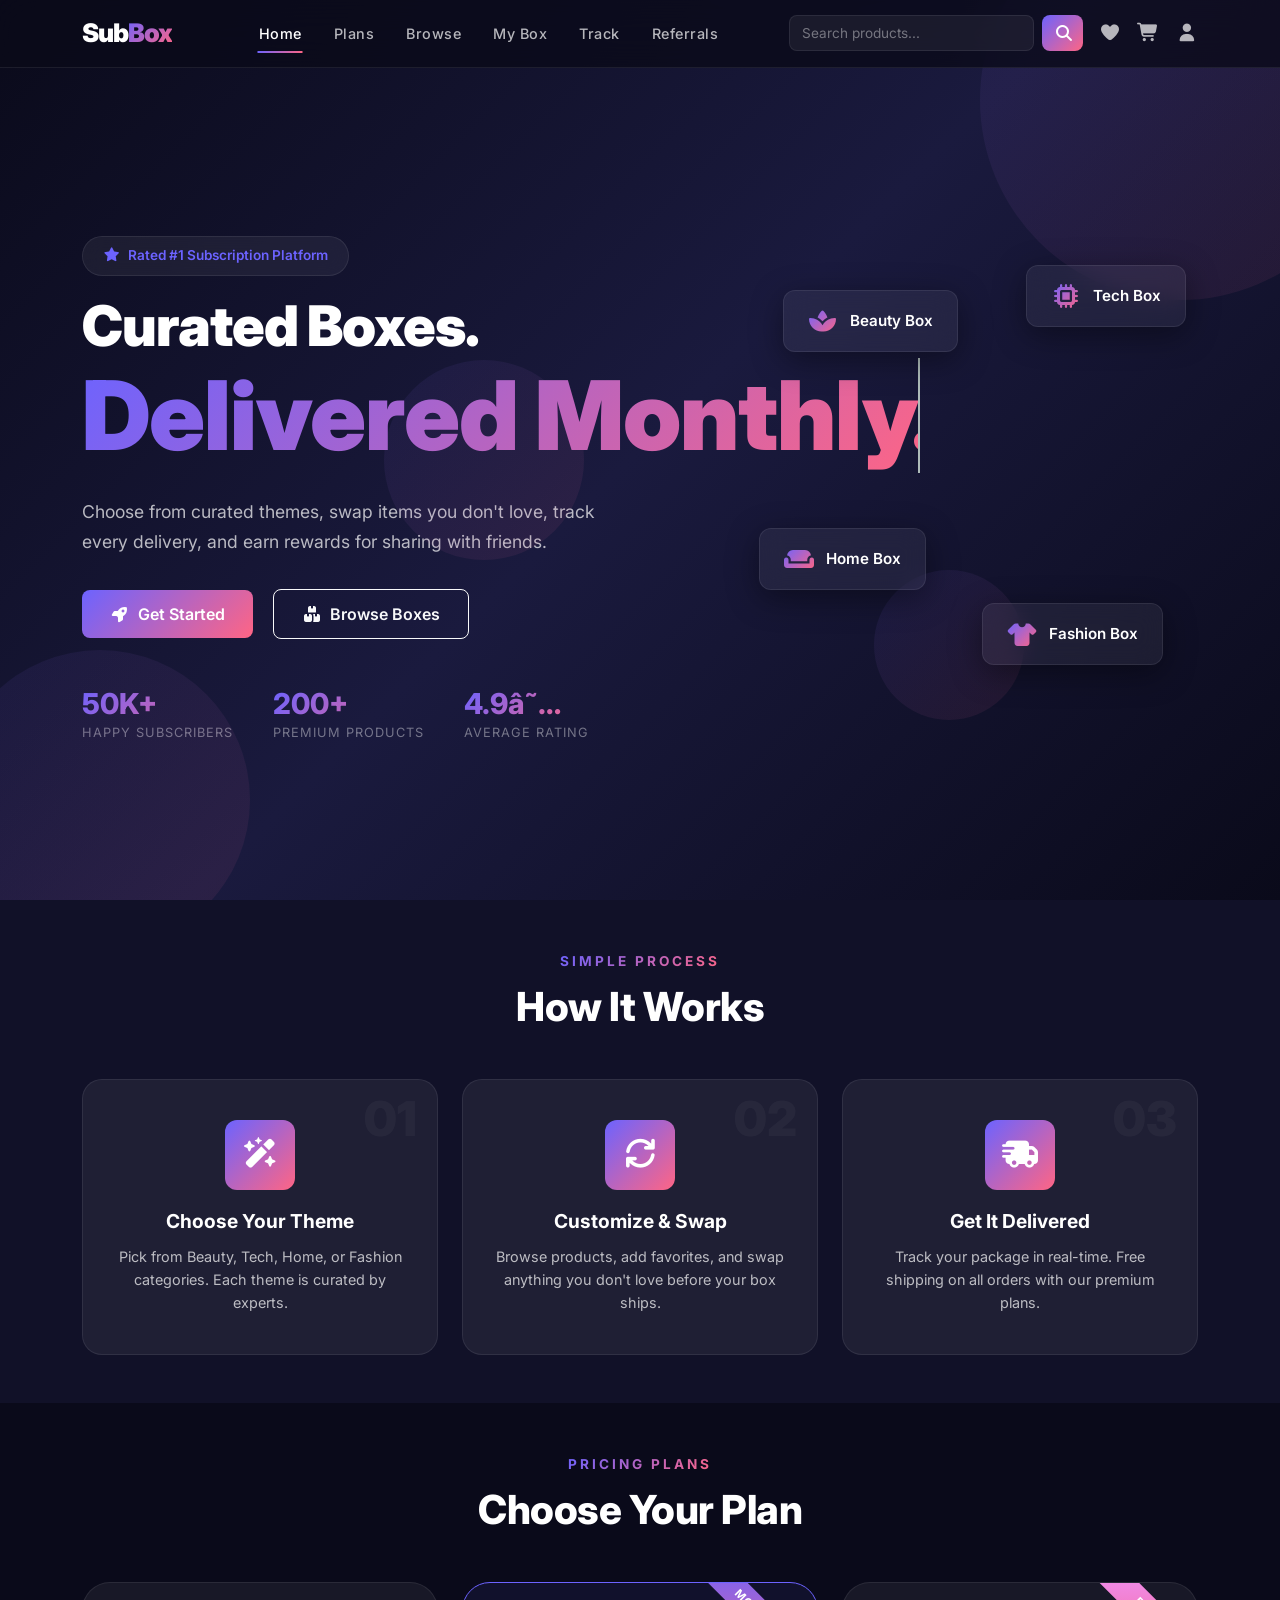
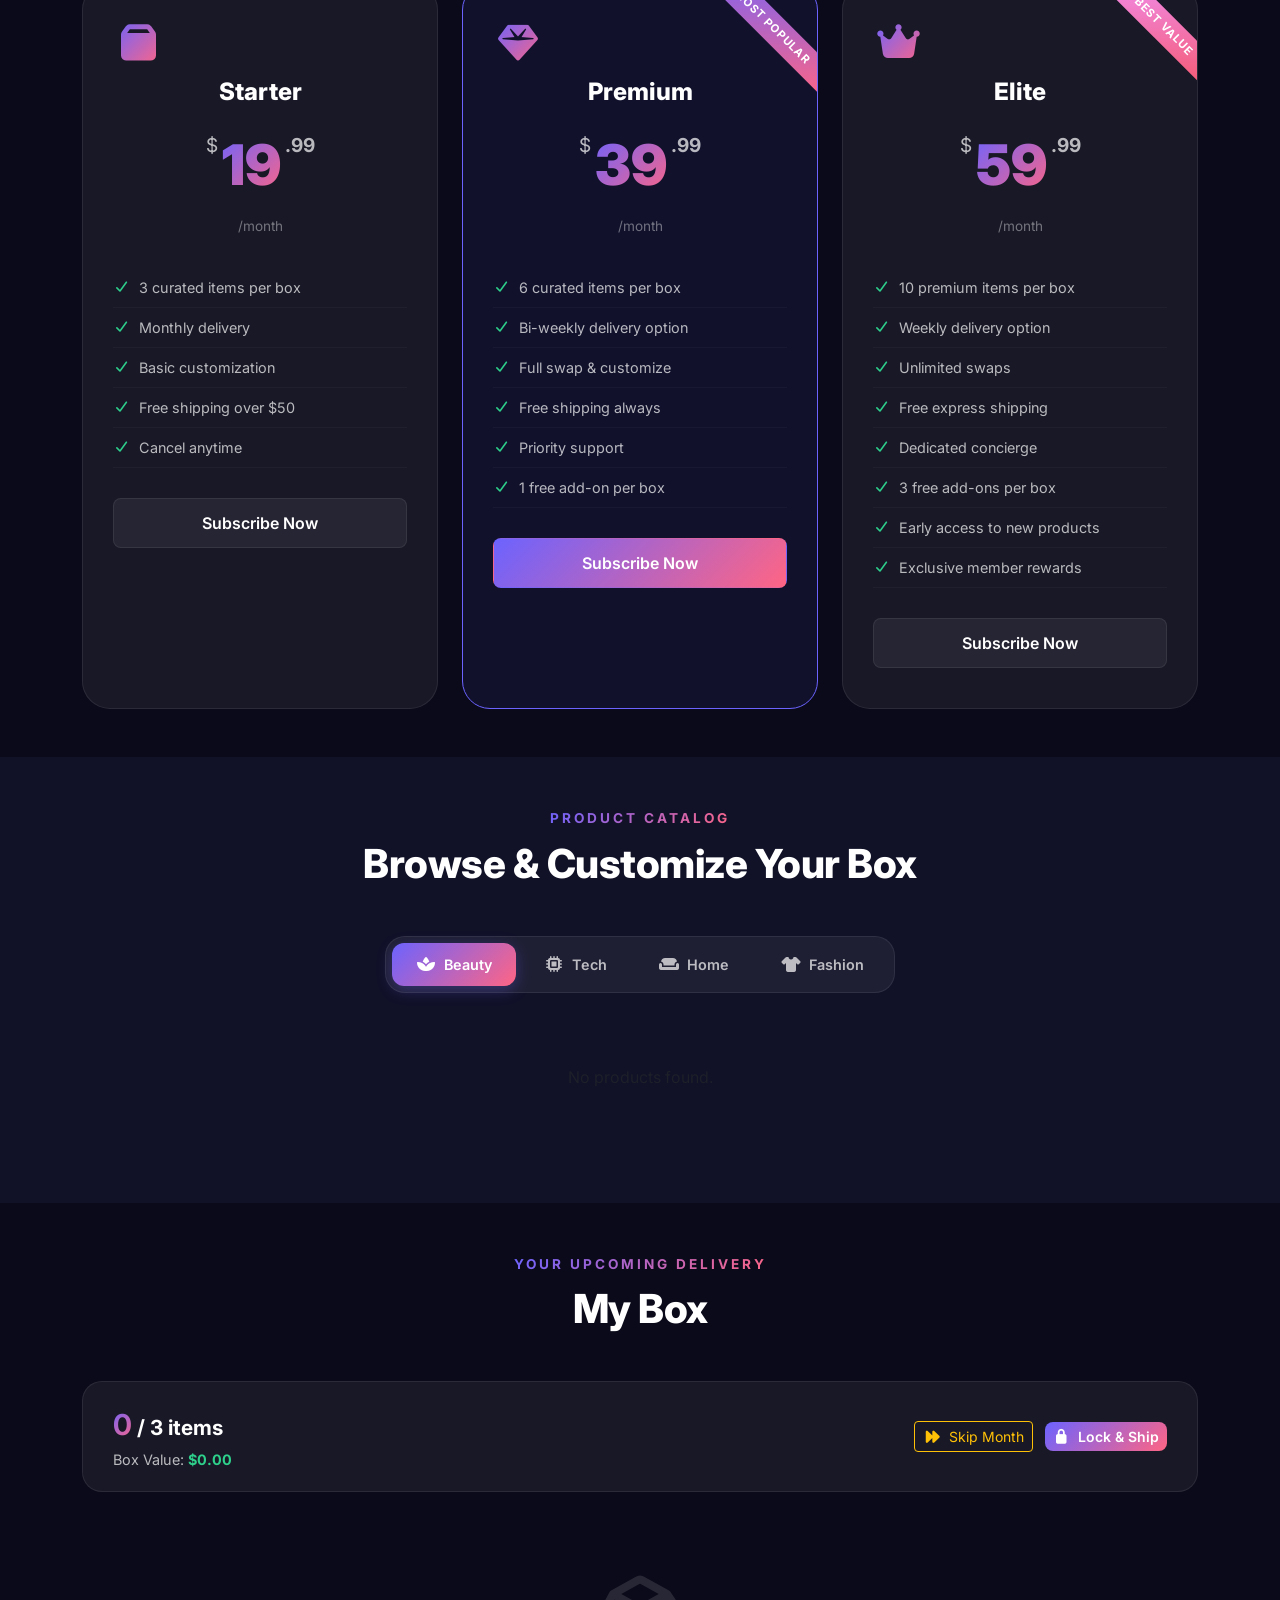
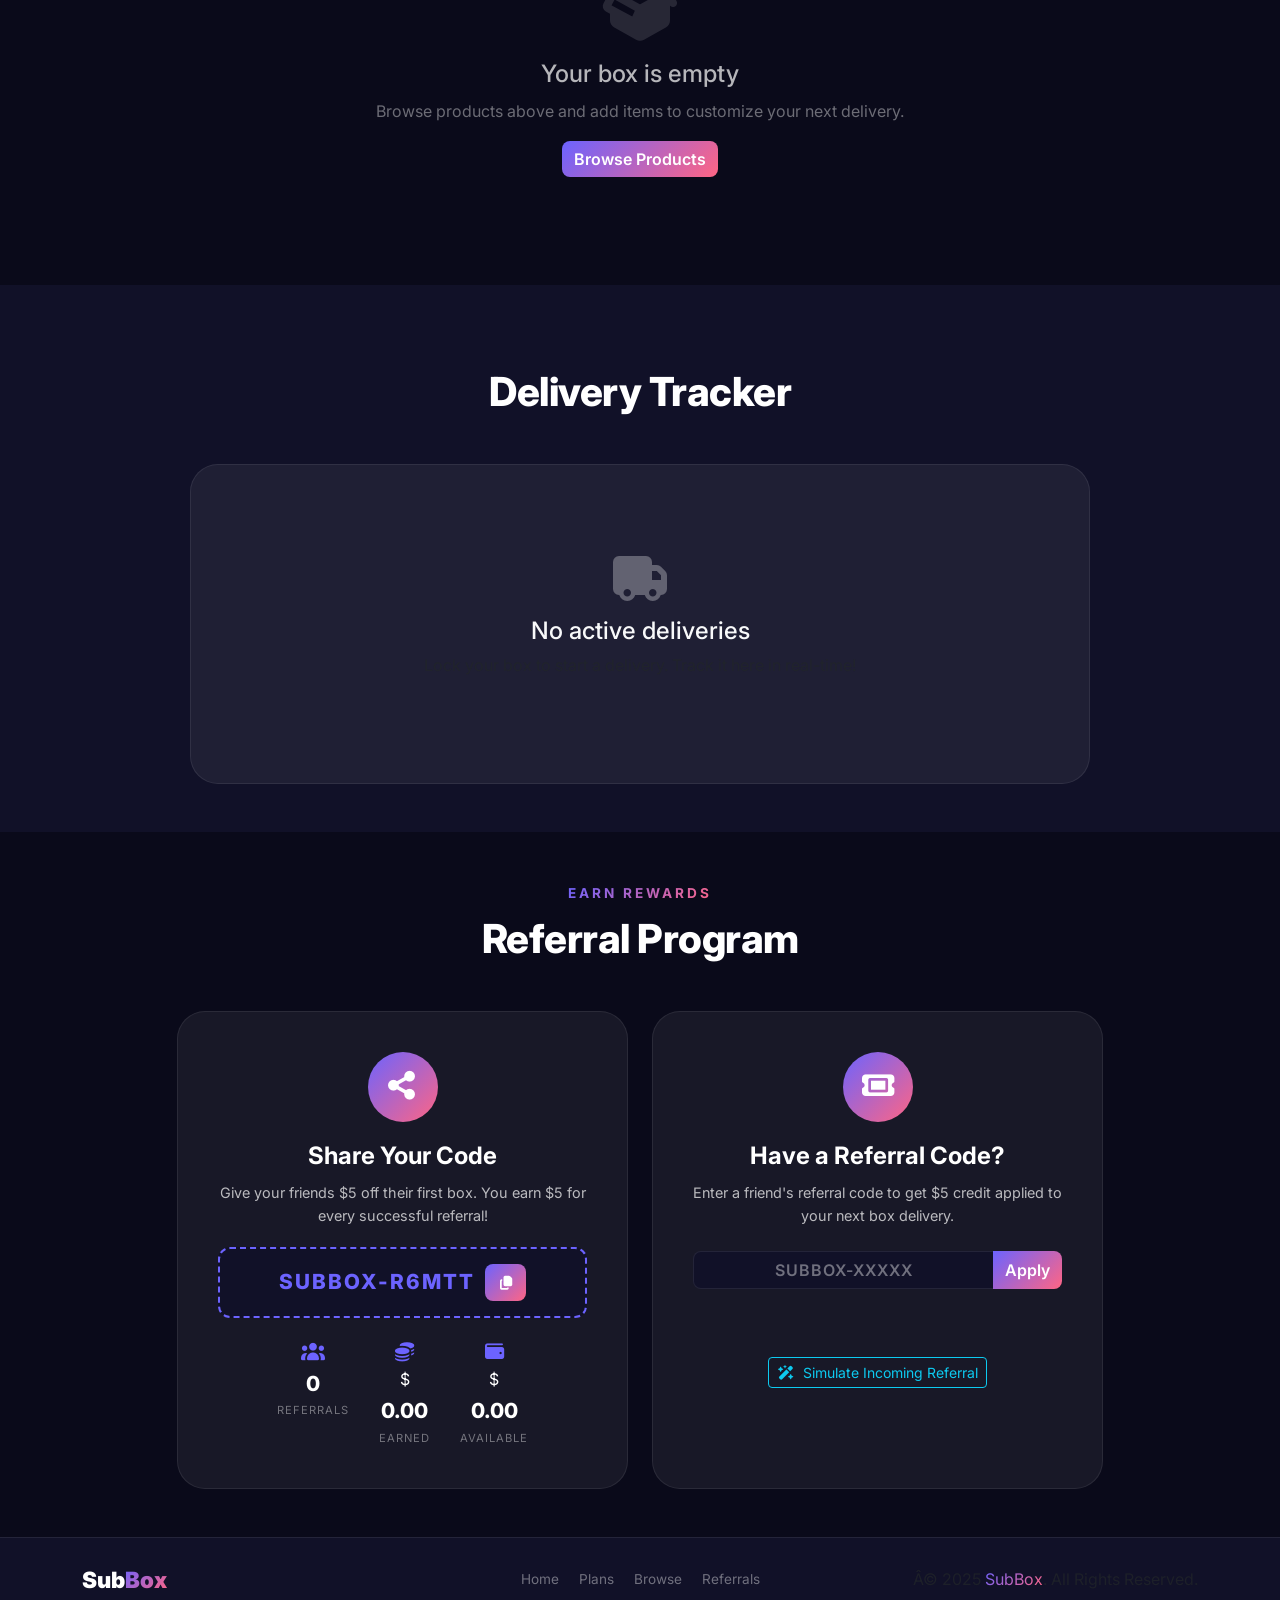
<file: index.html>
﻿<!doctype html>
<html lang="en">

<head>
  <meta charset="UTF-8">
  <meta name="viewport" content="width=device-width, initial-scale=1.0">
  <meta name="description"
    content="SubBox - Premium subscription boxes curated for you. Choose your theme, customize your items, and get monthly deliveries with full swap control.">
  <title>SubBox | Premium Subscription Boxes</title>


  <!-- Google Font -->
  <link rel="preconnect" href="https://fonts.googleapis.com">
  <link rel="preconnect" href="https://fonts.gstatic.com" crossorigin>
  <link href="https://fonts.googleapis.com/css2?family=Inter:wght@300;400;500;600;700;800;900&display=swap"
    rel="stylesheet">

  <!-- CSS Plugins -->
  <link rel="stylesheet" href="./CSS/plugins/all.min.css">
  <link rel="stylesheet" href="./CSS/plugins/bootstrap.min.css">
  <link rel="stylesheet" href="./CSS/plugins/animate.css">
  <link rel="stylesheet" href="./CSS/plugins/headline.css">

  <!-- JS Plugins -->
  <script src="./JS/plugins/bootstrap.min.js" defer></script>
  <script src="./JS/plugins/jquery.js" defer></script>
  <script src="./JS/plugins/wow.js" defer></script>
  <!-- App CSS -->
  <link rel="stylesheet" href="./CSS/global.css">
  <link rel="stylesheet" href="./CSS/keyframes.css">
  <link rel="stylesheet" href="./CSS/index.css">
  <link rel="stylesheet" href="./CSS/index.responsive.css">

  <script src="./JS/plugins/headline.js" defer></script>

  <!-- App JS Modules (order matters â€” dependencies first) -->
  <script src="./JS/api.js" defer></script>
  <script src="./JS/subscription.js" defer></script>
  <script src="./JS/swap.js" defer></script>
  <script src="./JS/tracking.js" defer></script>
  <script src="./JS/referral.js" defer></script>
  <script src="./JS/function.js" defer></script>
  <script src="./JS/index.js" defer></script>
</head>

<body>

  <!-- ==================== NAVBAR ==================== -->
  <nav class="navbar navbar-expand-lg navbar-dark">
    <div class="container">
      <a class="navbar-brand" href="#">
        <span class="brand-text">Sub<span class="accent">Box</span></span>
      </a>
      <button class="navbar-toggler" type="button" data-bs-toggle="collapse" data-bs-target="#navbarSupportedContent"
        aria-controls="navbarSupportedContent" aria-expanded="false" aria-label="Toggle navigation">
        <span></span><span></span><span></span>
      </button>
      <div class="collapse navbar-collapse" id="navbarSupportedContent">
        <ul class="navbar-nav mx-auto mb-2 mb-lg-0">
          <li class="nav-item"><a class="nav-link active" href="#Home">Home</a></li>
          <li class="nav-item"><a class="nav-link" href="#Plans">Plans</a></li>
          <li class="nav-item"><a class="nav-link" href="#Browse">Browse</a></li>
          <li class="nav-item"><a class="nav-link" href="#MyBox">My Box</a></li>
          <li class="nav-item"><a class="nav-link" href="#Track">Track</a></li>
          <li class="nav-item"><a class="nav-link" href="#Referrals">Referrals</a></li>
        </ul>
        <form class="d-flex me-3" role="search" id="searchForm">
          <input class="form-control me-2" type="search" placeholder="Search products..." aria-label="Search"
            id="searchInput" />
          <button class="btn btn-accent" type="submit"><i class="fa-solid fa-magnifying-glass"></i></button>
        </form>
        <ul class="list-unstyled d-flex mb-0 nav-icons">
          <li class="me-3 position-relative">
            <i class="fa-solid fa-heart" onclick="openPopup('wish')"></i>
            <p class="d-none count-w">0</p>
          </li>
          <li class="me-3 position-relative">
            <i class="fa-solid fa-cart-shopping" onclick="openPopup('shop')"></i>
            <p class="d-none count-s">0</p>
          </li>
          <li>
            <i class="fa-solid fa-user" onclick="openPopup('login')"></i>
          </li>
        </ul>
      </div>
    </div>
  </nav>

  <!-- ==================== HERO SECTION ==================== -->
  <header id="Home">
    <div class="hero-bg">
      <!-- Decorative floating shapes -->
      <div class="hero-shape shape-1"></div>
      <div class="hero-shape shape-2"></div>
      <div class="hero-shape shape-3"></div>
      <div class="hero-shape shape-4"></div>

      <div class="container h-100">
        <div class="row h-100 align-items-center">
          <div class="col-lg-7 hero-content">
            <p class="hero-badge wow animate__fadeInDown" data-wow-delay="0.2s">
              <i class="fa-solid fa-star me-2"></i>Rated #1 Subscription Platform
            </p>
            <h1 class="hero-title wow animate__fadeInUp" data-wow-delay="0.3s">
              Curated Boxes.<br>
              <span class="cd-headline clip is-full-width">
                <span class="cd-words-wrapper">
                  <b class="is-visible">Delivered Monthly.</b>
                  <b>Fully Customizable.</b>
                  <b>Uniquely Yours.</b>
                </span>
              </span>
            </h1>
            <p class="hero-subtitle wow animate__fadeInUp" data-wow-delay="0.5s">
              Choose from curated themes, swap items you don't love, track every delivery, and earn rewards for sharing
              with friends.
            </p>
            <div class="hero-buttons wow animate__fadeInUp" data-wow-delay="0.7s">
              <a href="#Plans" class="btn btn-accent btn-lg me-3">
                <i class="fa-solid fa-rocket me-2"></i>Get Started
              </a>
              <a href="#Browse" class="btn btn-outline-light btn-lg">
                <i class="fa-solid fa-boxes-stacked me-2"></i>Browse Boxes
              </a>
            </div>
            <div class="hero-stats wow animate__fadeInUp" data-wow-delay="0.9s">
              <div class="stat-item">
                <h3>50K+</h3>
                <p>Happy Subscribers</p>
              </div>
              <div class="stat-item">
                <h3>200+</h3>
                <p>Premium Products</p>
              </div>
              <div class="stat-item">
                <h3>4.9â˜…</h3>
                <p>Average Rating</p>
              </div>
            </div>
          </div>
          <div class="col-lg-5 hero-visual d-none d-lg-block">
            <div class="hero-box-illustration wow animate__fadeInRight" data-wow-delay="0.5s">
              <div class="floating-card card-1">
                <i class="fa-solid fa-spa"></i>
                <span>Beauty Box</span>
              </div>
              <div class="floating-card card-2">
                <i class="fa-solid fa-microchip"></i>
                <span>Tech Box</span>
              </div>
              <div class="floating-card card-3">
                <i class="fa-solid fa-couch"></i>
                <span>Home Box</span>
              </div>
              <div class="floating-card card-4">
                <i class="fa-solid fa-shirt"></i>
                <span>Fashion Box</span>
              </div>
            </div>
          </div>
        </div>
      </div>
    </div>
  </header>

  <!-- ==================== HOW IT WORKS ==================== -->
  <section id="HowItWorks" class="py-5">
    <div class="container">
      <div class="section-title text-center mb-5">
        <p class="section-label wow animate__fadeInUp">Simple Process</p>
        <h2 class="wow animate__fadeInUp" data-wow-delay="0.1s">How It Works</h2>
      </div>
      <div class="row g-4">
        <div class="col-md-4">
          <div class="hiw-card wow animate__fadeInUp" data-wow-delay="0.2s">
            <div class="hiw-icon"><i class="fa-solid fa-wand-magic-sparkles"></i></div>
            <div class="hiw-step">01</div>
            <h4>Choose Your Theme</h4>
            <p>Pick from Beauty, Tech, Home, or Fashion categories. Each theme is curated by experts.</p>
          </div>
        </div>
        <div class="col-md-4">
          <div class="hiw-card wow animate__fadeInUp" data-wow-delay="0.4s">
            <div class="hiw-icon"><i class="fa-solid fa-arrows-rotate"></i></div>
            <div class="hiw-step">02</div>
            <h4>Customize & Swap</h4>
            <p>Browse products, add favorites, and swap anything you don't love before your box ships.</p>
          </div>
        </div>
        <div class="col-md-4">
          <div class="hiw-card wow animate__fadeInUp" data-wow-delay="0.6s">
            <div class="hiw-icon"><i class="fa-solid fa-truck-fast"></i></div>
            <div class="hiw-step">03</div>
            <h4>Get It Delivered</h4>
            <p>Track your package in real-time. Free shipping on all orders with our premium plans.</p>
          </div>
        </div>
      </div>
    </div>
  </section>

  <!-- ==================== SUBSCRIPTION TIERS ==================== -->
  <section id="Plans" class="py-5">
    <div class="container">
      <div class="section-title text-center mb-5">
        <p class="section-label wow animate__fadeInUp">Pricing Plans</p>
        <h2 class="wow animate__fadeInUp" data-wow-delay="0.1s">Choose Your Plan</h2>
      </div>
      <div class="row g-4 justify-content-center" id="tiersContainer">
        <!-- Starter -->
        <div class="col-lg-4 col-md-6 wow animate__fadeInUp" data-wow-delay="0.2s">
          <div class="tier-card" data-tier="starter">
            <div class="tier-header">
              <i class="fa-solid fa-box tier-icon"></i>
              <h3>Starter</h3>
              <div class="tier-price">
                <span class="currency">$</span>
                <span class="amount">19</span>
                <span class="cents">.99</span>
                <span class="period">/month</span>
              </div>
            </div>
            <ul class="tier-features">
              <li><i class="fa-solid fa-check"></i> 3 curated items per box</li>
              <li><i class="fa-solid fa-check"></i> Monthly delivery</li>
              <li><i class="fa-solid fa-check"></i> Basic customization</li>
              <li><i class="fa-solid fa-check"></i> Free shipping over $50</li>
              <li><i class="fa-solid fa-check"></i> Cancel anytime</li>
            </ul>
            <button class="btn btn-tier" onclick="handleSubscribe('starter')">Subscribe Now</button>
          </div>
        </div>
        <!-- Premium -->
        <div class="col-lg-4 col-md-6 wow animate__fadeInUp" data-wow-delay="0.4s">
          <div class="tier-card featured" data-tier="premium">
            <div class="tier-badge">Most Popular</div>
            <div class="tier-header">
              <i class="fa-solid fa-gem tier-icon"></i>
              <h3>Premium</h3>
              <div class="tier-price">
                <span class="currency">$</span>
                <span class="amount">39</span>
                <span class="cents">.99</span>
                <span class="period">/month</span>
              </div>
            </div>
            <ul class="tier-features">
              <li><i class="fa-solid fa-check"></i> 6 curated items per box</li>
              <li><i class="fa-solid fa-check"></i> Bi-weekly delivery option</li>
              <li><i class="fa-solid fa-check"></i> Full swap & customize</li>
              <li><i class="fa-solid fa-check"></i> Free shipping always</li>
              <li><i class="fa-solid fa-check"></i> Priority support</li>
              <li><i class="fa-solid fa-check"></i> 1 free add-on per box</li>
            </ul>
            <button class="btn btn-tier btn-featured" onclick="handleSubscribe('premium')">Subscribe Now</button>
          </div>
        </div>
        <!-- Elite -->
        <div class="col-lg-4 col-md-6 wow animate__fadeInUp" data-wow-delay="0.6s">
          <div class="tier-card" data-tier="elite">
            <div class="tier-badge elite-badge">Best Value</div>
            <div class="tier-header">
              <i class="fa-solid fa-crown tier-icon"></i>
              <h3>Elite</h3>
              <div class="tier-price">
                <span class="currency">$</span>
                <span class="amount">59</span>
                <span class="cents">.99</span>
                <span class="period">/month</span>
              </div>
            </div>
            <ul class="tier-features">
              <li><i class="fa-solid fa-check"></i> 10 premium items per box</li>
              <li><i class="fa-solid fa-check"></i> Weekly delivery option</li>
              <li><i class="fa-solid fa-check"></i> Unlimited swaps</li>
              <li><i class="fa-solid fa-check"></i> Free express shipping</li>
              <li><i class="fa-solid fa-check"></i> Dedicated concierge</li>
              <li><i class="fa-solid fa-check"></i> 3 free add-ons per box</li>
              <li><i class="fa-solid fa-check"></i> Early access to new products</li>
              <li><i class="fa-solid fa-check"></i> Exclusive member rewards</li>
            </ul>
            <button class="btn btn-tier" onclick="handleSubscribe('elite')">Subscribe Now</button>
          </div>
        </div>
      </div>
    </div>
  </section>

  <!-- ==================== BROWSE & CUSTOMIZE ==================== -->
  <section id="Browse" class="py-5">
    <div class="container">
      <div class="section-title text-center mb-5">
        <p class="section-label wow animate__fadeInUp">Product Catalog</p>
        <h2 class="wow animate__fadeInUp" data-wow-delay="0.1s">Browse & Customize Your Box</h2>
      </div>

      <!-- Theme Tabs -->
      <div class="theme-tabs-wrapper mb-4 wow animate__fadeInUp" data-wow-delay="0.2s">
        <ul class="nav theme-tabs" id="themeTabs" role="tablist">
          <li class="nav-item" role="presentation">
            <button class="nav-link active" data-theme="beauty" type="button" role="tab">
              <i class="fa-solid fa-spa"></i> Beauty
            </button>
          </li>
          <li class="nav-item" role="presentation">
            <button class="nav-link" data-theme="tech" type="button" role="tab">
              <i class="fa-solid fa-microchip"></i> Tech
            </button>
          </li>
          <li class="nav-item" role="presentation">
            <button class="nav-link" data-theme="home" type="button" role="tab">
              <i class="fa-solid fa-couch"></i> Home
            </button>
          </li>
          <li class="nav-item" role="presentation">
            <button class="nav-link" data-theme="fashion" type="button" role="tab">
              <i class="fa-solid fa-shirt"></i> Fashion
            </button>
          </li>
        </ul>
      </div>

      <!-- Products Grid -->
      <div class="row g-4" id="productsGrid">
        <!-- Loading skeleton -->
        <div class="col-12 text-center py-5" id="productsLoading">
          <div class="loading-spinner">
            <div class="spinner-border text-light" role="status">
              <span class="visually-hidden">Loading...</span>
            </div>
            <p class="text-light mt-3">Loading products...</p>
          </div>
        </div>
      </div>

      <!-- Search Results Container (hidden by default) -->
      <div class="row g-4 d-none" id="searchResultsGrid">
      </div>
    </div>
  </section>

  <!-- ==================== MY BOX ==================== -->
  <section id="MyBox" class="py-5">
    <div class="container">
      <div class="section-title text-center mb-5">
        <p class="section-label wow animate__fadeInUp">Your Upcoming Delivery</p>
        <h2 class="wow animate__fadeInUp" data-wow-delay="0.1s">My Box</h2>
      </div>

      <!-- Box Status Bar -->
      <div class="box-status-bar mb-4 wow animate__fadeInUp" data-wow-delay="0.2s">
        <div class="box-info">
          <div class="box-count">
            <span id="boxItemCount">0</span> / <span id="boxItemLimit">3</span> items
          </div>
          <div class="box-value">
            Box Value: <strong>$<span id="boxTotalValue">0.00</span></strong>
          </div>
        </div>
        <div class="box-actions">
          <button class="btn btn-outline-warning btn-sm me-2" onclick="handleSkipMonth()" id="btnSkip">
            <i class="fa-solid fa-forward me-1"></i> Skip Month
          </button>
          <button class="btn btn-accent btn-sm" onclick="handleLockBox()" id="btnLock">
            <i class="fa-solid fa-lock me-1"></i> Lock & Ship
          </button>
        </div>
      </div>

      <!-- Box Contents Grid -->
      <div class="row g-4" id="myBoxGrid">
        <div class="col-12">
          <div class="empty-box-message" id="emptyBoxMessage">
            <i class="fa-solid fa-box-open"></i>
            <h4>Your box is empty</h4>
            <p>Browse products above and add items to customize your next delivery.</p>
            <a href="#Browse" class="btn btn-accent">Browse Products</a>
          </div>
        </div>
      </div>

      <!-- Swap Panel (hidden by default) -->
      <div class="swap-panel d-none" id="swapPanel">
        <div class="swap-panel-header">
          <h5><i class="fa-solid fa-arrows-rotate me-2"></i>Swap Item</h5>
          <button class="btn btn-sm btn-outline-light" onclick="closeSwapPanel()">
            <i class="fa-solid fa-xmark"></i>
          </button>
        </div>
        <p class="swap-instruction">Choose a replacement for: <strong id="swapItemName"></strong></p>
        <div class="row g-3" id="swapOptionsGrid">
        </div>
      </div>
    </div>
  </section>

  <!-- ==================== DELIVERY TRACKER ==================== -->
  <section id="Track" class="py-5">
    <div class="container">
      <div class="section-title text-center mb-5">
        <p class="section-label wow animate__fadeInUp">Real-Time Updates</p>
        <h2 class="wow animate__fadeInUp" data-wow-delay="0.1s">Delivery Tracker</h2>
      </div>

      <div class="tracker-container wow animate__fadeInUp" data-wow-delay="0.3s">
        <!-- No tracking state -->
        <div id="noTrackingMessage" class="text-center py-5">
          <i class="fa-solid fa-truck fa-3x mb-3" style="color: rgba(255,255,255,0.3)"></i>
          <h4 class="text-light">No active deliveries</h4>
          <p class="text-muted">Lock your box to start a delivery. Track it here in real-time!</p>
        </div>

        <!-- Tracking Timeline -->
        <div class="tracking-timeline d-none" id="trackingTimeline">
          <div class="tracking-id mb-3">
            <span class="label">Tracking ID:</span>
            <span class="value" id="trackingId">â€”</span>
          </div>
          <div class="timeline-stages" id="timelineStages">
            <!-- Stages rendered by JS -->
          </div>
          <div class="delivery-estimate mt-4 text-center">
            <p>Estimated Delivery: <strong id="estimatedDelivery">â€”</strong></p>
            <button class="btn btn-sm btn-outline-info" onclick="handleSimulateProgress()">
              <i class="fa-solid fa-forward me-1"></i> Simulate Next Stage
            </button>
          </div>
        </div>
      </div>
    </div>
  </section>

  <!-- ==================== REFERRAL REWARDS ==================== -->
  <section id="Referrals" class="py-5">
    <div class="container">
      <div class="section-title text-center mb-5">
        <p class="section-label wow animate__fadeInUp">Earn Rewards</p>
        <h2 class="wow animate__fadeInUp" data-wow-delay="0.1s">Referral Program</h2>
      </div>

      <div class="row g-4 justify-content-center">
        <!-- Your Code -->
        <div class="col-lg-5 wow animate__fadeInLeft" data-wow-delay="0.2s">
          <div class="referral-card">
            <div class="referral-icon">
              <i class="fa-solid fa-share-nodes"></i>
            </div>
            <h4>Share Your Code</h4>
            <p>Give your friends $5 off their first box. You earn $5 for every successful referral!</p>
            <div class="referral-code-display">
              <span id="myReferralCode">â€”</span>
              <button class="btn btn-sm btn-copy" onclick="copyReferralCode()">
                <i class="fa-solid fa-copy"></i>
              </button>
            </div>
            <div class="referral-stats mt-4">
              <div class="ref-stat">
                <i class="fa-solid fa-users"></i>
                <span id="referralCount">0</span>
                <small>Referrals</small>
              </div>
              <div class="ref-stat">
                <i class="fa-solid fa-coins"></i>
                $<span id="creditsEarned">0.00</span>
                <small>Earned</small>
              </div>
              <div class="ref-stat">
                <i class="fa-solid fa-wallet"></i>
                $<span id="creditsAvailable">0.00</span>
                <small>Available</small>
              </div>
            </div>
          </div>
        </div>

        <!-- Apply Code -->
        <div class="col-lg-5 wow animate__fadeInRight" data-wow-delay="0.4s">
          <div class="referral-card">
            <div class="referral-icon">
              <i class="fa-solid fa-ticket"></i>
            </div>
            <h4>Have a Referral Code?</h4>
            <p>Enter a friend's referral code to get $5 credit applied to your next box delivery.</p>
            <div class="referral-apply mt-4">
              <div class="input-group">
                <input type="text" class="form-control" id="referralCodeInput" placeholder="SUBBOX-XXXXX"
                  maxlength="12">
                <button class="btn btn-accent" onclick="handleApplyReferral()">Apply</button>
              </div>
              <p class="referral-feedback mt-2" id="referralFeedback"></p>
            </div>

            <!-- Simulate referral for demo -->
            <button class="btn btn-outline-info btn-sm mt-4" onclick="handleSimulateReferral()">
              <i class="fa-solid fa-wand-magic-sparkles me-1"></i> Simulate Incoming Referral
            </button>
          </div>
        </div>
      </div>
    </div>
  </section>

  <!-- ==================== POPUPS ==================== -->

  <!-- Login Popup -->
  <div class="popup" data-popup-name="login" onclick="closePopup()">
    <div class="box rounded-4 p-4">
      <div class="head mb-4 text-center">
        <h3 class="accent-color">Login</h3>
        <i class="fa-regular fa-circle-xmark accent-color" onclick="closePopup()"></i>
      </div>
      <div class="body">
        <form>
          <div class="input-group mb-3">
            <input type="text" class="form-control" placeholder="UserName *" name="userName" id="UserName" required>
          </div>
          <div class="input-group mb-3">
            <input type="password" class="form-control" placeholder="Password *" name="password" id="Password" required>
          </div>
          <div class="input-group mb-3">
            <button class="btn btn-accent w-100">Login</button>
          </div>
        </form>
      </div>
    </div>
  </div>

  <!-- Cart Popup -->
  <div class="popup" data-popup-name="shop" onclick="closePopup()">
    <div class="box rounded-4 p-4">
      <div class="head mb-4 text-center">
        <h3 class="accent-color">Cart</h3>
        <i class="fa-regular fa-circle-xmark accent-color" onclick="closePopup()"></i>
      </div>
      <div class="body">
        <p class="alert alert-dark text-center" id="cartEmptyMsg">Your cart is empty</p>
        <div class="row" id="popupCartBody">
        </div>
        <button class="btn btn-accent d-block w-100 d-none" id="cartBuyBtn">Buy Now</button>
      </div>
    </div>
  </div>

  <!-- Wishlist Popup -->
  <div class="popup" data-popup-name="wish" onclick="closePopup()">
    <div class="box rounded-4 p-4">
      <div class="head mb-4 text-center">
        <h3 class="accent-color">Wishlist</h3>
        <i class="fa-regular fa-circle-xmark accent-color" onclick="closePopup()"></i>
      </div>
      <div class="body">
        <p class="alert alert-dark text-center" id="wishEmptyMsg">Your wishlist is empty</p>
        <div class="row" id="popupWishlistBody">
        </div>
        <button class="btn btn-accent d-block w-100 d-none" id="wishBuyBtn">Buy Now</button>
      </div>
    </div>
  </div>

  <!-- Product Detail Popup -->
  <div class="popup" data-popup-name="product" onclick="closePopup()">
    <div class="box rounded-4 p-4" id="productPopupBox">
    </div>
  </div>

  <!-- Toast Notification -->
  <div class="toast-container" id="toastContainer"></div>

  <!-- ==================== LOADING SCREEN ==================== -->
  <div id="LoadingPage">
    <div class="loading-content">
      <div class="loading-logo">Sub<span>Box</span></div>
      <div class="loading-bar">
        <div class="loading-bar-fill"></div>
      </div>
    </div>
  </div>

  <!-- ==================== FOOTER ==================== -->
  <footer class="py-4">
    <div class="container">
      <div class="row align-items-center">
        <div class="col-md-4 text-center text-md-start mb-3 mb-md-0">
          <span class="footer-brand">Sub<span class="accent">Box</span></span>
        </div>
        <div class="col-md-4 text-center mb-3 mb-md-0">
          <div class="footer-links">
            <a href="#Home">Home</a>
            <a href="#Plans">Plans</a>
            <a href="#Browse">Browse</a>
            <a href="#Referrals">Referrals</a>
          </div>
        </div>
        <div class="col-md-4 text-center text-md-end">
          <p class="m-0 text-muted">Â© 2025 <span class="accent-color">SubBox</span>. All Rights Reserved.</p>
        </div>
      </div>
    </div>
  </footer>

</body>

</html>
</file>
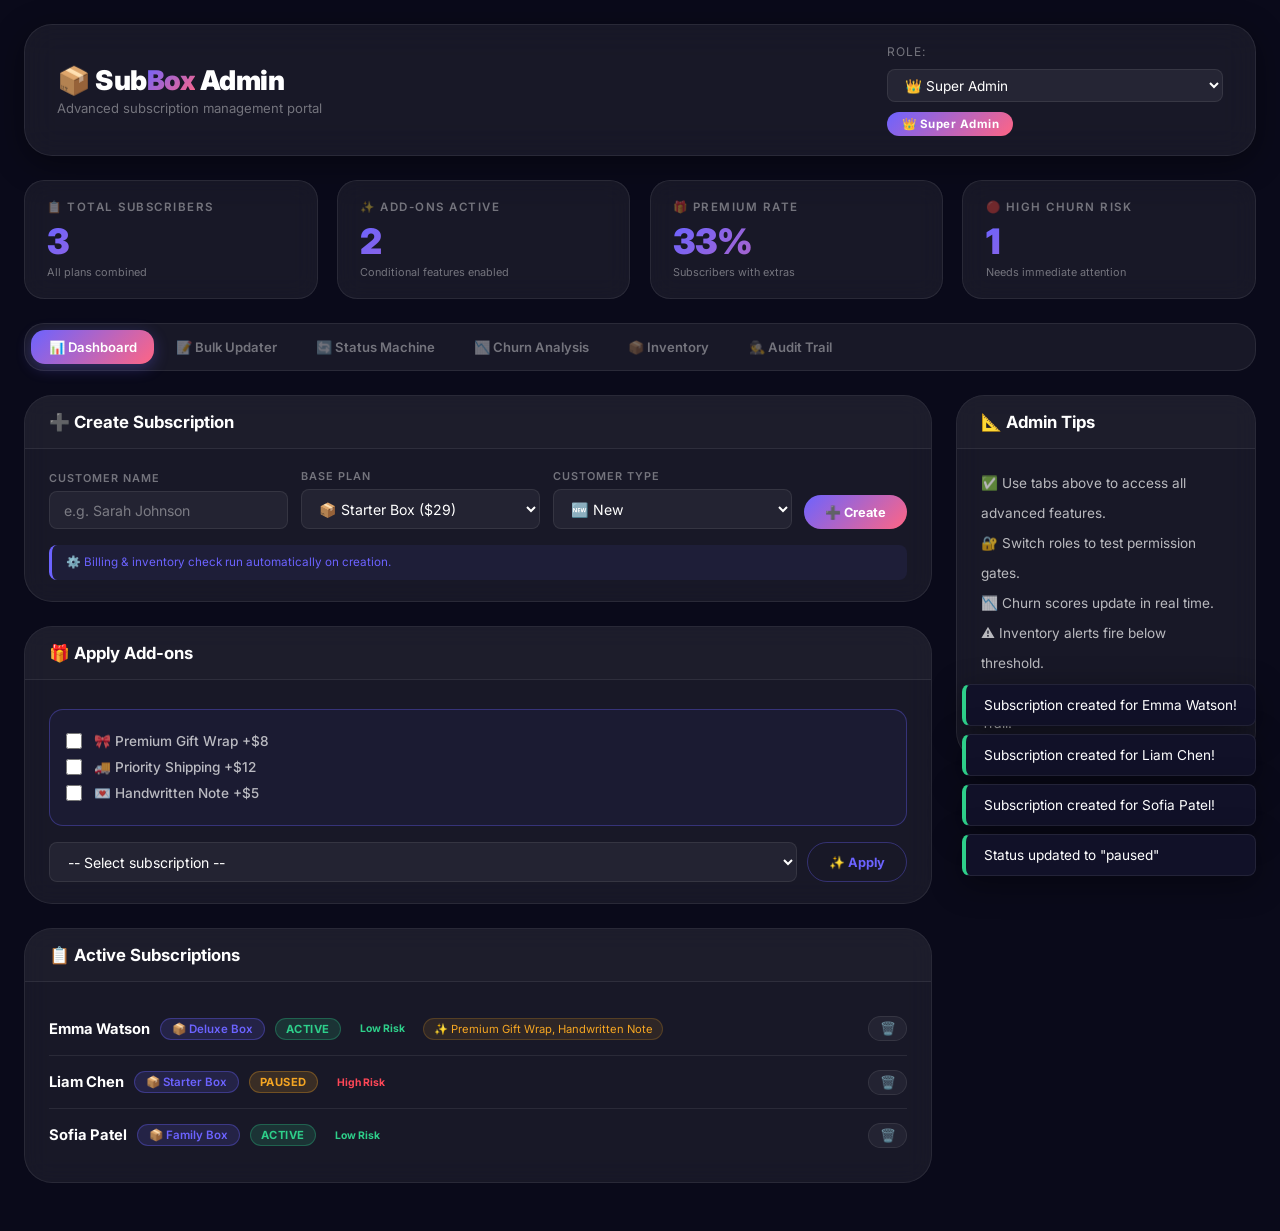
<file: HTML/admin.html>
<!DOCTYPE html>
<html lang="en">
<head>
  <meta charset="UTF-8">
  <meta name="viewport" content="width=device-width, initial-scale=1.0">
  <meta name="description" content="SubBox Admin — advanced subscription management portal.">
  <title>SubBox Admin</title>
  <link rel="preconnect" href="https://fonts.googleapis.com">
  <link href="https://fonts.googleapis.com/css2?family=Inter:wght@400;500;600;700;800;900&display=swap" rel="stylesheet">
  <link rel="stylesheet" href="../CSS/admin/admin.css">
</head>
<body>
<div class="admin-container">

  <!-- ===== HEADER ===== -->
  <div class="admin-header">
    <div class="title-section">
      <h1>📦 Sub<span class="grad">Box</span> Admin</h1>
      <p>Advanced subscription management portal</p>
    </div>
    <div class="header-controls">
      <span class="role-label">Role:</span>
      <select id="roleSwitcher" class="role-select">
        <option value="super_admin">👑 Super Admin</option>
        <option value="manager">🛠️ Manager</option>
        <option value="viewer">👁️ Viewer</option>
      </select>
      <span id="roleBadge" class="role-badge"></span>
    </div>
  </div>

  <!-- ===== STATS ROW ===== -->
  <div class="stats-row">
    <div class="stat-card">
      <h3>📋 Total Subscribers</h3>
      <div class="stat-number" id="totalSubCount">0</div>
      <div class="stat-note">All plans combined</div>
    </div>
    <div class="stat-card">
      <h3>✨ Add-ons Active</h3>
      <div class="stat-number" id="totalExtrasCount">0</div>
      <div class="stat-note">Conditional features enabled</div>
    </div>
    <div class="stat-card">
      <h3>🎁 Premium Rate</h3>
      <div class="stat-number" id="premiumRate">0%</div>
      <div class="stat-note">Subscribers with extras</div>
    </div>
    <div class="stat-card">
      <h3>🔴 High Churn Risk</h3>
      <div class="stat-number" id="churnRiskCount">0</div>
      <div class="stat-note">Needs immediate attention</div>
    </div>
  </div>

  <!-- ===== TAB NAV ===== -->
  <div class="admin-tabs">
    <button class="admin-tab-btn active" data-tab="dashboard"  onclick="switchAdminTab('dashboard')">📊 Dashboard</button>
    <button class="admin-tab-btn" data-tab="bulk"       onclick="switchAdminTab('bulk')">📝 Bulk Updater</button>
    <button class="admin-tab-btn" data-tab="status"     onclick="switchAdminTab('status')">🔄 Status Machine</button>
    <button class="admin-tab-btn" data-tab="churn"      onclick="switchAdminTab('churn')">📉 Churn Analysis</button>
    <button class="admin-tab-btn" data-tab="inventory"  onclick="switchAdminTab('inventory')">📦 Inventory</button>
    <button class="admin-tab-btn" data-tab="audit"      onclick="switchAdminTab('audit')">🕵️ Audit Trail</button>
  </div>

  <!-- ===== TAB: DASHBOARD ===== -->
  <div id="tab-dashboard" class="admin-tab-panel active">
    <div class="admin-grid">
      <div>
        <!-- Create -->
        <div class="core-panel">
          <div class="panel-header"><h2>➕ Create Subscription</h2></div>
          <div class="panel-content">
            <div class="form-row">
              <div class="input-group">
                <label>Customer Name</label>
                <input type="text" id="customerName" placeholder="e.g. Sarah Johnson" autocomplete="off" data-perm="create">
              </div>
              <div class="input-group">
                <label>Base Plan</label>
                <select id="basePlan" data-perm="create">
                  <option value="Starter Box">📦 Starter Box ($29)</option>
                  <option value="Deluxe Box">✨ Deluxe Box ($49)</option>
                  <option value="Family Box">👪 Family Box ($79)</option>
                </select>
              </div>
              <div class="input-group">
                <label>Customer Type</label>
                <select id="customerType" data-perm="create">
                  <option value="new">🆕 New</option>
                  <option value="old">🔁 Returning</option>
                </select>
              </div>
              <button id="createSubBtn" data-perm="create">➕ Create</button>
            </div>
            <div class="info-note">⚙️ Billing & inventory check run automatically on creation.</div>
          </div>
        </div>
        <!-- Add-ons -->
        <div class="extend-panel">
          <div class="panel-header"><h2>🎁 Apply Add-ons</h2></div>
          <div class="panel-content">
            <div class="extend-options">
              <div class="extend-item"><input type="checkbox" id="giftWrapToggle" data-perm="bulk"><label>🎀 Premium Gift Wrap +$8</label></div>
              <div class="extend-item"><input type="checkbox" id="priorityShippingToggle" data-perm="bulk"><label>🚚 Priority Shipping +$12</label></div>
              <div class="extend-item"><input type="checkbox" id="personalizedNoteToggle" data-perm="bulk"><label>💌 Handwritten Note +$5</label></div>
            </div>
            <div style="display:flex;gap:10px;margin-top:1rem">
              <select id="extendSubscriptionSelect" style="flex:1;min-width:0" data-perm="bulk"></select>
              <button id="applyExtendBtn" class="btn-outline" data-perm="bulk">✨ Apply</button>
            </div>
          </div>
        </div>
        <!-- Subscriptions list -->
        <div class="subscription-list">
          <div class="panel-header"><h2>📋 Active Subscriptions</h2></div>
          <div class="panel-content" id="subscriptionsListContainer">
            <div class="empty-msg">No subscriptions yet.</div>
          </div>
        </div>
      </div>
      <!-- sidebar tips -->
      <div style="align-self:start">
        <div class="core-panel">
          <div class="panel-header"><h2>📐 Admin Tips</h2></div>
          <div class="panel-content">
            <ul class="tips-list">
              <li>✅ Use tabs above to access all advanced features.</li>
              <li>🔐 Switch roles to test permission gates.</li>
              <li>📉 Churn scores update in real time.</li>
              <li>⚠️ Inventory alerts fire below threshold.</li>
              <li>🕵️ Every action is logged in the Audit Trail.</li>
            </ul>
          </div>
        </div>
      </div>
    </div>
  </div>

  <!-- ===== TAB: BULK UPDATER ===== -->
  <div id="tab-bulk" class="admin-tab-panel">
    <div class="core-panel">
      <div class="panel-header">
        <h2>📝 Bulk Content Updater</h2>
        <span class="panel-note">Select subscribers then apply a batch action.</span>
      </div>
      <div class="panel-content">
        <div class="bulk-toolbar" data-perm="bulk">
          <select id="bulkAction" data-perm="bulk">
            <option value="upgrade">⬆️ Upgrade to Deluxe Box</option>
            <option value="downgrade">⬇️ Downgrade to Starter Box</option>
            <option value="pause">⏸ Pause Subscription</option>
            <option value="activate">▶️ Re-activate Subscription</option>
            <option value="add_giftwrap">🎀 Add Gift Wrap Add-on</option>
          </select>
          <button id="applyBulkBtn" data-perm="bulk">⚡ Apply to Selected</button>
        </div>
        <div id="bulkList"><p class="empty-msg">No subscriptions yet.</p></div>
      </div>
    </div>
  </div>

  <!-- ===== TAB: STATUS MACHINE ===== -->
  <div id="tab-status" class="admin-tab-panel">
    <div class="core-panel">
      <div class="panel-header">
        <h2>🔄 Real-time Status Machine</h2>
        <span class="panel-note">active → paused → churned → reactivated</span>
      </div>
      <div class="panel-content" id="statusMachineList">
        <p class="empty-msg">No subscriptions yet.</p>
      </div>
    </div>
  </div>

  <!-- ===== TAB: CHURN ANALYSIS ===== -->
  <div id="tab-churn" class="admin-tab-panel">
    <div class="stats-row" style="margin-bottom:1.5rem">
      <div class="stat-card"><h3>🔴 High Risk</h3><div class="stat-number" id="churnHighCount">0</div></div>
      <div class="stat-card"><h3>🟡 Medium Risk</h3><div class="stat-number" id="churnMedCount">0</div></div>
      <div class="stat-card"><h3>🟢 Low Risk</h3><div class="stat-number" id="churnLowCount">0</div></div>
    </div>
    <div class="core-panel">
      <div class="panel-header">
        <h2>📉 Churn Prediction Analysis</h2>
        <span class="panel-note">Scored by: status, skips, plan tier, add-ons</span>
      </div>
      <div class="panel-content" id="churnList">
        <p class="empty-msg">No subscriptions yet.</p>
      </div>
    </div>
  </div>

  <!-- ===== TAB: INVENTORY ===== -->
  <div id="tab-inventory" class="admin-tab-panel">
    <div class="core-panel">
      <div class="panel-header">
        <h2>📦 Inventory Recorder & Alerts</h2>
        <span id="invAlertBadge" class="inv-badge">Loading...</span>
      </div>
      <div class="panel-content" id="inventoryList"></div>
    </div>
  </div>

  <!-- ===== TAB: AUDIT TRAIL ===== -->
  <div id="tab-audit" class="admin-tab-panel">
    <div class="core-panel">
      <div class="panel-header">
        <h2>🕵️ System Audit Trail</h2>
        <div class="audit-toolbar">
          <input type="text" id="auditFilter" placeholder="Filter by action or detail..." style="max-width:260px">
          <button id="exportAuditBtn" class="btn-outline btn-sm" data-perm="export">📥 Export CSV</button>
          <button id="clearAuditBtn" class="btn-outline btn-sm" data-perm="export" style="color:var(--danger);border-color:var(--danger)">🗑 Clear</button>
        </div>
      </div>
      <div class="panel-content" style="padding:0;overflow-x:auto">
        <table class="admin-table audit-table">
          <thead><tr>
            <th>Timestamp</th><th>Role</th><th>Action</th><th>Detail</th><th>Target</th>
          </tr></thead>
          <tbody id="auditTbody"><tr><td colspan="5" class="empty-msg">No entries yet.</td></tr></tbody>
        </table>
      </div>
    </div>
  </div>

</div><!-- /admin-container -->

<!-- Toast container -->
<div id="adminToastContainer"></div>

<script src="../JS/admin/admin.js"></script>
</body>
</html>
</file>
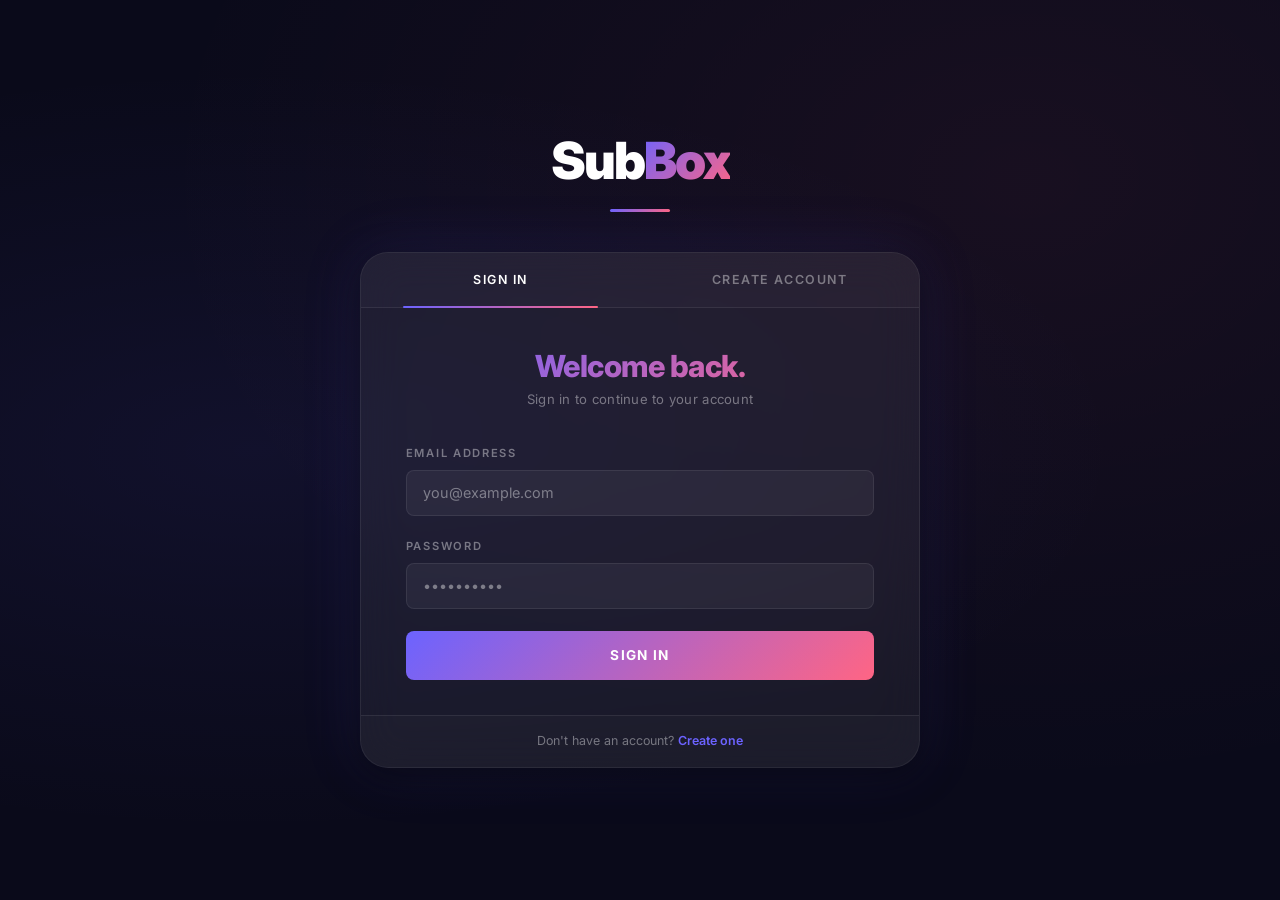
<file: HTML/login.html>
<!DOCTYPE html>
<html lang="en">
<head>
  <meta charset="UTF-8"/>
  <meta name="viewport" content="width=device-width, initial-scale=1.0"/>
  <meta name="description" content="SubBox Login — sign in or create your subscription account.">
  <title>SubBox — Login</title>
  <link rel="preconnect" href="https://fonts.googleapis.com">
  <link href="https://fonts.googleapis.com/css2?family=Inter:wght@300;400;500;600;700;800;900&display=swap" rel="stylesheet"/>
  <!-- Bootstrap CSS -->
  <link rel="stylesheet" href="../CSS/plugins/bootstrap.min.css">
  <!-- Page CSS -->
  <link rel="stylesheet" href="../CSS/login/login.css">
</head>
<body>

  <h1 class="site-title">Sub<span class="accent">Box</span></h1>
  <div class="title-rule"></div>

  <div class="card">

    <div class="tabs">
      <button class="tab-btn active" id="tab-login" onclick="switchTab('login')">Sign In</button>
      <button class="tab-btn" id="tab-register" onclick="switchTab('register')">Create Account</button>
    </div>

    <div class="form-panels">

      <!-- ===== LOGIN PANEL ===== -->
      <div class="form-panel active" id="panel-login">
        <h2 class="form-heading">Welcome back.</h2>
        <p class="form-sub">Sign in to continue to your account</p>

        <form id="login-form" action="/login" method="POST" novalidate>
          <div class="field">
            <label for="login-email">Email Address</label>
            <input type="email" id="login-email" name="email" placeholder="you@example.com" autocomplete="email" required/>
          </div>
          <div class="field">
            <label for="login-password">Password</label>
            <input type="password" id="login-password" name="password" placeholder="••••••••••" autocomplete="current-password" required/>
          </div>
          <button type="submit" class="btn-submit">Sign In</button>
        </form>
      </div>

      <!-- ===== REGISTER PANEL ===== -->
      <div class="form-panel" id="panel-register">
        <h2 class="form-heading">Join us.</h2>
        <p class="form-sub">Create your account in moments</p>

        <form id="register-form" action="/register" method="POST" novalidate>
          <div class="field-row">
            <div class="field">
              <label for="reg-first">First Name</label>
              <input type="text" id="reg-first" name="first_name" placeholder="Jane" autocomplete="given-name" required/>
            </div>
            <div class="field">
              <label for="reg-last">Last Name</label>
              <input type="text" id="reg-last" name="last_name" placeholder="Doe" autocomplete="family-name" required/>
            </div>
          </div>
          <div class="field">
            <label for="reg-email">Email Address</label>
            <input type="email" id="reg-email" name="email" placeholder="you@example.com" autocomplete="email" required/>
          </div>
          <div class="field">
            <label for="reg-password">Password</label>
            <input type="password" id="reg-password" name="password" placeholder="Min. 8 characters" autocomplete="new-password" minlength="8" required/>
          </div>
          <div class="field">
            <label for="reg-confirm">Confirm Password</label>
            <input type="password" id="reg-confirm" name="confirm_password" placeholder="Repeat password" autocomplete="new-password" minlength="8" required/>
          </div>

          <p class="terms">
            By creating an account you agree to our
            <a href="#" data-bs-toggle="modal" data-bs-target="#termsModal">Terms of Service</a> and
            <a href="#" data-bs-toggle="modal" data-bs-target="#privacyModal">Privacy Policy</a>.
          </p>

          <button type="submit" class="btn-submit">Create Account</button>
        </form>
      </div>

    </div><!-- /form-panels -->

    <div class="card-footer" id="card-footer">
      Don't have an account? <a href="#" onclick="switchTab('register'); return false;">Create one</a>
    </div>

  </div><!-- /card -->


  <!-- ============ TERMS OF SERVICE MODAL ============ -->
  <div class="modal fade" id="termsModal" tabindex="-1" aria-labelledby="termsModalLabel" aria-hidden="true">
    <div class="modal-dialog modal-dialog-centered modal-dialog-scrollable modal-lg">
      <div class="modal-content">
        <div class="modal-header">
          <h5 class="modal-title" id="termsModalLabel">
            <i class="modal-icon">📄</i> Terms of Service
          </h5>
          <button type="button" class="btn-modal-close" data-bs-dismiss="modal" aria-label="Close">&#x2715;</button>
        </div>
        <div class="modal-body">
          <p class="modal-lead">Last updated: May 7, 2025</p>

          <h6>1. Acceptance of Terms</h6>
          <p>By accessing or using SubBox, you agree to be bound by these Terms of Service. If you do not agree, please do not use our platform.</p>

          <h6>2. Subscription Plans</h6>
          <p>SubBox offers tiered subscription plans (Starter, Premium, Elite). Your selected plan determines the number of items per box, delivery frequency, and swap limits. All pricing is displayed at checkout and subject to change with 30 days' notice.</p>

          <h6>3. Box Customization & Swaps</h6>
          <p>Subscribers may customize their upcoming box contents within the limits of their plan tier. Swap requests must be submitted before the monthly box lock date. Unused swaps do not carry over to the next billing cycle.</p>

          <h6>4. Billing & Cancellation</h6>
          <p>Subscriptions are billed monthly on the date of your initial purchase. You may cancel anytime from your account dashboard. Cancellations take effect at the end of the current billing period — no partial refunds are issued.</p>

          <h6>5. Delivery & Shipping</h6>
          <p>SubBox ships to addresses within supported regions. Estimated delivery windows are provided at checkout. SubBox is not liable for delays caused by third-party carriers or events outside our control.</p>

          <h6>6. Skip & Pause</h6>
          <p>You may skip up to 2 consecutive months per calendar year. A skip must be requested before the monthly lock date shown in your dashboard. Pausing beyond 2 months may result in plan cancellation.</p>

          <h6>7. Referral Program</h6>
          <p>Referral credits are awarded when a referred user completes their first paid subscription month. Credits are non-transferable, have no cash value, and expire after 12 months of account inactivity.</p>

          <h6>8. Prohibited Use</h6>
          <p>You may not use SubBox for fraudulent activity, abuse of promotional offers, or resale of subscription items. Violation may result in immediate account termination without refund.</p>

          <h6>9. Intellectual Property</h6>
          <p>All content on the SubBox platform — including branding, product curation, and UI — is the property of SubBox and protected by applicable intellectual property laws.</p>

          <h6>10. Limitation of Liability</h6>
          <p>SubBox's total liability to you for any claim shall not exceed the amount paid in the 3 months preceding the claim. We are not liable for indirect, incidental, or consequential damages.</p>

          <h6>11. Changes to Terms</h6>
          <p>We reserve the right to update these terms at any time. Continued use of SubBox after changes constitutes your acceptance of the revised terms.</p>

          <h6>12. Contact</h6>
          <p>For questions about these terms, contact us at <strong>legal@subbox.io</strong>.</p>
        </div>
        <div class="modal-footer">
          <button type="button" class="btn-modal-accept" data-bs-dismiss="modal">I Understand</button>
        </div>
      </div>
    </div>
  </div>

  <!-- ============ PRIVACY POLICY MODAL ============ -->
  <div class="modal fade" id="privacyModal" tabindex="-1" aria-labelledby="privacyModalLabel" aria-hidden="true">
    <div class="modal-dialog modal-dialog-centered modal-dialog-scrollable modal-lg">
      <div class="modal-content">
        <div class="modal-header">
          <h5 class="modal-title" id="privacyModalLabel">
            <i class="modal-icon">🔒</i> Privacy Policy
          </h5>
          <button type="button" class="btn-modal-close" data-bs-dismiss="modal" aria-label="Close">&#x2715;</button>
        </div>
        <div class="modal-body">
          <p class="modal-lead">Last updated: May 7, 2025</p>

          <h6>1. Information We Collect</h6>
          <p>We collect information you provide directly — such as your name, email address, delivery address, and payment details — as well as usage data generated through your interaction with SubBox.</p>

          <h6>2. How We Use Your Information</h6>
          <p>Your information is used to: process and fulfil your subscription orders, personalize product curation, send transactional and service emails, improve platform performance, and administer the referral program.</p>

          <h6>3. Data Storage & Security</h6>
          <p>All data is stored locally in your browser via <code>localStorage</code> for session persistence. We implement industry-standard measures to protect your personal data from unauthorized access, disclosure, or loss.</p>

          <h6>4. Cookies</h6>
          <p>SubBox uses essential cookies for authentication and session management. We do not use third-party advertising cookies. You may disable cookies in your browser settings, though this may affect platform functionality.</p>

          <h6>5. Sharing of Information</h6>
          <p>We do not sell your personal data to third parties. We may share information with trusted service providers (e.g., payment processors, shipping carriers) strictly for the purpose of fulfilling your subscription.</p>

          <h6>6. Referral Data</h6>
          <p>When you share a referral code, we record the referral relationship to correctly attribute credits. No sensitive personal information of the referee is shared with the referrer beyond the credit count.</p>

          <h6>7. Data Retention</h6>
          <p>We retain your account data for as long as your account is active, or as required by law. Upon account closure, personal data is anonymized or deleted within 90 days.</p>

          <h6>8. Your Rights</h6>
          <p>You have the right to access, correct, or delete your personal data at any time. To exercise these rights, contact us at <strong>privacy@subbox.io</strong>. We will respond within 30 days.</p>

          <h6>9. Children's Privacy</h6>
          <p>SubBox is not intended for users under the age of 16. We do not knowingly collect data from children. If you believe a child has provided us with personal data, please contact us immediately.</p>

          <h6>10. Changes to This Policy</h6>
          <p>We may update this Privacy Policy periodically. We will notify you of material changes via email or a prominent notice on the platform. Continued use constitutes acceptance.</p>

          <h6>11. Contact</h6>
          <p>For privacy-related concerns, reach us at <strong>privacy@subbox.io</strong>.</p>
        </div>
        <div class="modal-footer">
          <button type="button" class="btn-modal-accept" data-bs-dismiss="modal">Got It</button>
        </div>
      </div>
    </div>
  </div>


  <!-- Bootstrap JS (required for modal) -->
  <script src="../JS/plugins/bootstrap.min.js"></script>
  <script src="../JS/login/login.js"></script>

</body>
</html>
</file>
<file: CSS/plugins/headline.css>
.cd-title {
  position: relative;
  height: 160px;
  line-height: 230px;
  text-align: center;
}

.cd-title h1 {
  font-size: 2.4rem;
  font-weight: 700;
}

@media only screen and (min-width: 768px) {
  .cd-title {
    line-height: 250px;
  }
}

@media only screen and (min-width: 1170px) {
  .cd-title {
    height: 200px;
    line-height: 300px;
  }

  .cd-title h1 {
    font-size: 3rem;
  }
}

.cd-intro {
  width: 90%;
  max-width: 768px;
  text-align: center;
}

.cd-intro {
  margin: 4em auto;
}

@media only screen and (min-width: 768px) {
  .cd-intro {
    margin: 5em auto;
  }
}

@media only screen and (min-width: 1170px) {
  .cd-intro {
    margin: 6em auto;
  }
}

.cd-headline {
  font-size: 3rem;
  line-height: 1.2;
}

@media only screen and (min-width: 768px) {
  .cd-headline {
    font-size: 4.4rem;
    font-weight: 300;
  }
}

@media only screen and (min-width: 1170px) {
  .cd-headline {
    font-size: 6rem;
  }
}

.cd-words-wrapper {
  display: inline-block;
  position: relative;
  text-align: left;
}

.cd-words-wrapper b {
  display: inline-block;
  position: absolute;
  white-space: nowrap;
  left: 0;
  top: 0;
}

.cd-words-wrapper b.is-visible {
  position: relative;
}

.no-js .cd-words-wrapper b {
  opacity: 0;
}

.no-js .cd-words-wrapper b.is-visible {
  opacity: 1;
}


-------------------------------- */ .cd-headline.clip span {
  display: inline-block;
  padding: .2em 0;
}

.cd-headline.clip .cd-words-wrapper {
  overflow: hidden;
  vertical-align: top;
}

.cd-headline.clip .cd-words-wrapper::after {
  /* line */
  content: '';
  position: absolute;
  top: 0;
  right: 0;
  width: 2px;
  height: 100%;
  background-color: #aebcb9;
}

.cd-headline.clip b {
  opacity: 0;
}

.cd-headline.clip b.is-visible {
  opacity: 1;
}

/* -------------------------------- 

xzoom 

-------------------------------- */
.cd-headline.zoom .cd-words-wrapper {
  -webkit-perspective: 300px;
  -moz-perspective: 300px;
  perspective: 300px;
}

.cd-headline.zoom b {
  opacity: 0;
}

.cd-headline.zoom b.is-visible {
  opacity: 1;
  -webkit-animation: zoom-in 0.8s;
  -moz-animation: zoom-in 0.8s;
  animation: zoom-in 0.8s;
}

.cd-headline.zoom b.is-hidden {
  -webkit-animation: zoom-out 0.8s;
  -moz-animation: zoom-out 0.8s;
  animation: zoom-out 0.8s;
}

@-webkit-keyframes zoom-in {
  0% {
    opacity: 0;
    -webkit-transform: translateZ(100px);
  }

  100% {
    opacity: 1;
    -webkit-transform: translateZ(0);
  }
}

@-moz-keyframes zoom-in {
  0% {
    opacity: 0;
    -moz-transform: translateZ(100px);
  }

  100% {
    opacity: 1;
    -moz-transform: translateZ(0);
  }
}

@keyframes zoom-in {
  0% {
    opacity: 0;
    -webkit-transform: translateZ(100px);
    -moz-transform: translateZ(100px);
    -ms-transform: translateZ(100px);
    -o-transform: translateZ(100px);
    transform: translateZ(100px);
  }

  100% {
    opacity: 1;
    -webkit-transform: translateZ(0);
    -moz-transform: translateZ(0);
    -ms-transform: translateZ(0);
    -o-transform: translateZ(0);
    transform: translateZ(0);
  }
}

@-webkit-keyframes zoom-out {
  0% {
    opacity: 1;
    -webkit-transform: translateZ(0);
  }

  100% {
    opacity: 0;
    -webkit-transform: translateZ(-100px);
  }
}

@-moz-keyframes zoom-out {
  0% {
    opacity: 1;
    -moz-transform: translateZ(0);
  }

  100% {
    opacity: 0;
    -moz-transform: translateZ(-100px);
  }
}

@keyframes zoom-out {
  0% {
    opacity: 1;
    -webkit-transform: translateZ(0);
    -moz-transform: translateZ(0);
    -ms-transform: translateZ(0);
    -o-transform: translateZ(0);
    transform: translateZ(0);
  }

  100% {
    opacity: 0;
    -webkit-transform: translateZ(-100px);
    -moz-transform: translateZ(-100px);
    -ms-transform: translateZ(-100px);
    -o-transform: translateZ(-100px);
    transform: translateZ(-100px);
  }
}

/* -------------------------------- 

xrotate-3 

-------------------------------- */
.cd-headline.rotate-3 .cd-words-wrapper {
  -webkit-perspective: 300px;
  -moz-perspective: 300px;
  perspective: 300px;
}

.cd-headline.rotate-3 b {
  opacity: 0;
}

.cd-headline.rotate-3 i {
  display: inline-block;
  -webkit-transform: rotateY(180deg);
  -moz-transform: rotateY(180deg);
  -ms-transform: rotateY(180deg);
  -o-transform: rotateY(180deg);
  transform: rotateY(180deg);
  -webkit-backface-visibility: hidden;
  backface-visibility: hidden;
}

.is-visible .cd-headline.rotate-3 i {
  -webkit-transform: rotateY(0deg);
  -moz-transform: rotateY(0deg);
  -ms-transform: rotateY(0deg);
  -o-transform: rotateY(0deg);
  transform: rotateY(0deg);
}

.cd-headline.rotate-3 i.in {
  -webkit-animation: cd-rotate-3-in 0.6s forwards;
  -moz-animation: cd-rotate-3-in 0.6s forwards;
  animation: cd-rotate-3-in 0.6s forwards;
}

.cd-headline.rotate-3 i.out {
  -webkit-animation: cd-rotate-3-out 0.6s forwards;
  -moz-animation: cd-rotate-3-out 0.6s forwards;
  animation: cd-rotate-3-out 0.6s forwards;
}

.no-csstransitions .cd-headline.rotate-3 i {
  -webkit-transform: rotateY(0deg);
  -moz-transform: rotateY(0deg);
  -ms-transform: rotateY(0deg);
  -o-transform: rotateY(0deg);
  transform: rotateY(0deg);
  opacity: 0;
}

.no-csstransitions .cd-headline.rotate-3 .is-visible i {
  opacity: 1;
}

@-webkit-keyframes cd-rotate-3-in {
  0% {
    -webkit-transform: rotateY(180deg);
  }

  100% {
    -webkit-transform: rotateY(0deg);
  }
}

@-moz-keyframes cd-rotate-3-in {
  0% {
    -moz-transform: rotateY(180deg);
  }

  100% {
    -moz-transform: rotateY(0deg);
  }
}

@keyframes cd-rotate-3-in {
  0% {
    -webkit-transform: rotateY(180deg);
    -moz-transform: rotateY(180deg);
    -ms-transform: rotateY(180deg);
    -o-transform: rotateY(180deg);
    transform: rotateY(180deg);
  }

  100% {
    -webkit-transform: rotateY(0deg);
    -moz-transform: rotateY(0deg);
    -ms-transform: rotateY(0deg);
    -o-transform: rotateY(0deg);
    transform: rotateY(0deg);
  }
}

@-webkit-keyframes cd-rotate-3-out {
  0% {
    -webkit-transform: rotateY(0);
  }

  100% {
    -webkit-transform: rotateY(-180deg);
  }
}

@-moz-keyframes cd-rotate-3-out {
  0% {
    -moz-transform: rotateY(0);
  }

  100% {
    -moz-transform: rotateY(-180deg);
  }
}

@keyframes cd-rotate-3-out {
  0% {
    -webkit-transform: rotateY(0);
    -moz-transform: rotateY(0);
    -ms-transform: rotateY(0);
    -o-transform: rotateY(0);
    transform: rotateY(0);
  }

  100% {
    -webkit-transform: rotateY(-180deg);
    -moz-transform: rotateY(-180deg);
    -ms-transform: rotateY(-180deg);
    -o-transform: rotateY(-180deg);
    transform: rotateY(-180deg);
  }
}

/* -------------------------------- 

xscale 

-------------------------------- */
.cd-headline.scale b {
  opacity: 0;
}

.cd-headline.scale i {
  display: inline-block;
  opacity: 0;
  -webkit-transform: scale(0);
  -moz-transform: scale(0);
  -ms-transform: scale(0);
  -o-transform: scale(0);
  transform: scale(0);
}

.is-visible .cd-headline.scale i {
  opacity: 1;
}

.cd-headline.scale i.in {
  -webkit-animation: scale-up 0.6s forwards;
  -moz-animation: scale-up 0.6s forwards;
  animation: scale-up 0.6s forwards;
}

.cd-headline.scale i.out {
  -webkit-animation: scale-down 0.6s forwards;
  -moz-animation: scale-down 0.6s forwards;
  animation: scale-down 0.6s forwards;
}

.no-csstransitions .cd-headline.scale i {
  -webkit-transform: scale(1);
  -moz-transform: scale(1);
  -ms-transform: scale(1);
  -o-transform: scale(1);
  transform: scale(1);
  opacity: 0;
}

.no-csstransitions .cd-headline.scale .is-visible i {
  opacity: 1;
}

@-webkit-keyframes scale-up {
  0% {
    -webkit-transform: scale(0);
    opacity: 0;
  }

  60% {
    -webkit-transform: scale(1.2);
    opacity: 1;
  }

  100% {
    -webkit-transform: scale(1);
    opacity: 1;
  }
}

@-moz-keyframes scale-up {
  0% {
    -moz-transform: scale(0);
    opacity: 0;
  }

  60% {
    -moz-transform: scale(1.2);
    opacity: 1;
  }

  100% {
    -moz-transform: scale(1);
    opacity: 1;
  }
}

@keyframes scale-up {
  0% {
    -webkit-transform: scale(0);
    -moz-transform: scale(0);
    -ms-transform: scale(0);
    -o-transform: scale(0);
    transform: scale(0);
    opacity: 0;
  }

  60% {
    -webkit-transform: scale(1.2);
    -moz-transform: scale(1.2);
    -ms-transform: scale(1.2);
    -o-transform: scale(1.2);
    transform: scale(1.2);
    opacity: 1;
  }

  100% {
    -webkit-transform: scale(1);
    -moz-transform: scale(1);
    -ms-transform: scale(1);
    -o-transform: scale(1);
    transform: scale(1);
    opacity: 1;
  }
}

@-webkit-keyframes scale-down {
  0% {
    -webkit-transform: scale(1);
    opacity: 1;
  }

  60% {
    -webkit-transform: scale(0);
    opacity: 0;
  }
}

@-moz-keyframes scale-down {
  0% {
    -moz-transform: scale(1);
    opacity: 1;
  }

  60% {
    -moz-transform: scale(0);
    opacity: 0;
  }
}

@keyframes scale-down {
  0% {
    -webkit-transform: scale(1);
    -moz-transform: scale(1);
    -ms-transform: scale(1);
    -o-transform: scale(1);
    transform: scale(1);
    opacity: 1;
  }

  60% {
    -webkit-transform: scale(0);
    -moz-transform: scale(0);
    -ms-transform: scale(0);
    -o-transform: scale(0);
    transform: scale(0);
    opacity: 0;
  }
}

/* -------------------------------- 

xpush 

-------------------------------- */
.cd-headline.push b {
  opacity: 0;
}

.cd-headline.push b.is-visible {
  opacity: 1;
  -webkit-animation: push-in 0.6s;
  -moz-animation: push-in 0.6s;
  animation: push-in 0.6s;
}

.cd-headline.push b.is-hidden {
  -webkit-animation: push-out 0.6s;
  -moz-animation: push-out 0.6s;
  animation: push-out 0.6s;
}

@-webkit-keyframes push-in {
  0% {
    opacity: 0;
    -webkit-transform: translateX(-100%);
  }

  60% {
    opacity: 1;
    -webkit-transform: translateX(10%);
  }

  100% {
    opacity: 1;
    -webkit-transform: translateX(0);
  }
}

@-moz-keyframes push-in {
  0% {
    opacity: 0;
    -moz-transform: translateX(-100%);
  }

  60% {
    opacity: 1;
    -moz-transform: translateX(10%);
  }

  100% {
    opacity: 1;
    -moz-transform: translateX(0);
  }
}

@keyframes push-in {
  0% {
    opacity: 0;
    -webkit-transform: translateX(-100%);
    -moz-transform: translateX(-100%);
    -ms-transform: translateX(-100%);
    -o-transform: translateX(-100%);
    transform: translateX(-100%);
  }

  60% {
    opacity: 1;
    -webkit-transform: translateX(10%);
    -moz-transform: translateX(10%);
    -ms-transform: translateX(10%);
    -o-transform: translateX(10%);
    transform: translateX(10%);
  }

  100% {
    opacity: 1;
    -webkit-transform: translateX(0);
    -moz-transform: translateX(0);
    -ms-transform: translateX(0);
    -o-transform: translateX(0);
    transform: translateX(0);
  }
}

@-webkit-keyframes push-out {
  0% {
    opacity: 1;
    -webkit-transform: translateX(0);
  }

  60% {
    opacity: 0;
    -webkit-transform: translateX(110%);
  }

  100% {
    opacity: 0;
    -webkit-transform: translateX(100%);
  }
}

@-moz-keyframes push-out {
  0% {
    opacity: 1;
    -moz-transform: translateX(0);
  }

  60% {
    opacity: 0;
    -moz-transform: translateX(110%);
  }

  100% {
    opacity: 0;
    -moz-transform: translateX(100%);
  }
}

@keyframes push-out {
  0% {
    opacity: 1;
    -webkit-transform: translateX(0);
    -moz-transform: translateX(0);
    -ms-transform: translateX(0);
    -o-transform: translateX(0);
    transform: translateX(0);
  }

  60% {
    opacity: 0;
    -webkit-transform: translateX(110%);
    -moz-transform: translateX(110%);
    -ms-transform: translateX(110%);
    -o-transform: translateX(110%);
    transform: translateX(110%);
  }

  100% {
    opacity: 0;
    -webkit-transform: translateX(100%);
    -moz-transform: translateX(100%);
    -ms-transform: translateX(100%);
    -o-transform: translateX(100%);
    transform: translateX(100%);
  }
}
</file>
<file: CSS/global.css>
/* ============================================
   global.css — Design System & Base Styles
   ============================================ */

@import url('https://fonts.googleapis.com/css2?family=Inter:wght@300;400;500;600;700;800;900&display=swap');

* {
    margin: 0;
    padding: 0;
    box-sizing: border-box;
    font-family: 'Inter', sans-serif;
}

:root {
    --bg-primary: #0a0a1a;
    --bg-secondary: #111128;
    --bg-card: rgba(255, 255, 255, 0.04);
    --bg-glass: rgba(255, 255, 255, 0.06);
    --bg-glass-hover: rgba(255, 255, 255, 0.1);

    --accent-1: #6c63ff;
    --accent-2: #ff6584;
    --accent-gradient: linear-gradient(135deg, #6c63ff 0%, #ff6584 100%);
    --accent-glow: rgba(108, 99, 255, 0.3);

    --text-primary: #ffffff;
    --text-secondary: rgba(255, 255, 255, 0.7);
    --text-muted: rgba(255, 255, 255, 0.4);

    --border-glass: rgba(255, 255, 255, 0.08);
    --border-accent: rgba(108, 99, 255, 0.3);

    --success: #2ecf8a;
    --warning: #f5a623;
    --danger: #ff4757;
    --info: #54a0ff;

    --shadow-sm: 0 2px 8px rgba(0, 0, 0, 0.3);
    --shadow-md: 0 8px 32px rgba(0, 0, 0, 0.4);
    --shadow-lg: 0 16px 64px rgba(0, 0, 0, 0.5);
    --shadow-glow: 0 0 40px rgba(108, 99, 255, 0.15);

    --radius-sm: 8px;
    --radius-md: 12px;
    --radius-lg: 20px;
    --radius-xl: 28px;

    --transition: all 0.3s cubic-bezier(0.4, 0, 0.2, 1);
}

html {
    scroll-behavior: smooth;
}

body {
    background-color: var(--bg-primary);
    color: var(--text-primary);
    overflow-x: hidden;
    line-height: 1.6;
}

body::-webkit-scrollbar {
    width: 8px;
}

body::-webkit-scrollbar-track {
    background: var(--bg-secondary);
}

body::-webkit-scrollbar-thumb {
    background: var(--accent-gradient);
    border-radius: 4px;
}

/* Accent Button */
.btn-accent {
    background: var(--accent-gradient);
    color: #fff;
    border: none;
    border-radius: var(--radius-sm);
    font-weight: 600;
    transition: var(--transition);
    position: relative;
    overflow: hidden;
}

.btn-accent::before {
    content: '';
    position: absolute;
    top: 0;
    left: -100%;
    width: 100%;
    height: 100%;
    background: linear-gradient(90deg, transparent, rgba(255,255,255,0.2), transparent);
    transition: left 0.5s;
}

.btn-accent:hover {
    color: #fff;
    transform: translateY(-2px);
    box-shadow: 0 8px 25px rgba(108, 99, 255, 0.4);
}

.btn-accent:hover::before {
    left: 100%;
}

/* Outline Light Override */
.btn-outline-light {
    border-radius: var(--radius-sm);
    font-weight: 600;
    transition: var(--transition);
}

.btn-outline-light:hover {
    transform: translateY(-2px);
}

/* Accent text color */
.accent-color {
    background: var(--accent-gradient);
    -webkit-background-clip: text;
    -webkit-text-fill-color: transparent;
    background-clip: text;
}

.accent {
    background: var(--accent-gradient);
    -webkit-background-clip: text;
    -webkit-text-fill-color: transparent;
    background-clip: text;
}

/* Glass panel */
.glass {
    background: var(--bg-glass);
    backdrop-filter: blur(12px);
    -webkit-backdrop-filter: blur(12px);
    border: 1px solid var(--border-glass);
    border-radius: var(--radius-md);
}

/* Section Titles */
.section-title h2 {
    font-size: 2.5rem;
    font-weight: 800;
    letter-spacing: -0.5px;
    margin-bottom: 0;
}

.section-label {
    display: inline-block;
    background: var(--accent-gradient);
    -webkit-background-clip: text;
    -webkit-text-fill-color: transparent;
    background-clip: text;
    font-weight: 700;
    font-size: 0.85rem;
    text-transform: uppercase;
    letter-spacing: 3px;
    margin-bottom: 10px;
}

/* Selection */
::selection {
    background: var(--accent-1);
    color: #fff;
}

/* Loading Page */
#LoadingPage {
    position: fixed;
    top: 0;
    left: 0;
    width: 100%;
    height: 100vh;
    background: var(--bg-primary);
    display: flex;
    justify-content: center;
    align-items: center;
    z-index: 99999;
    transition: opacity 0.6s ease, visibility 0.6s ease;
}

#LoadingPage.hide {
    opacity: 0;
    visibility: hidden;
}

.loading-content {
    text-align: center;
}

.loading-logo {
    font-size: 3rem;
    font-weight: 900;
    color: #fff;
    margin-bottom: 20px;
    letter-spacing: -1px;
}

.loading-logo span {
    background: var(--accent-gradient);
    -webkit-background-clip: text;
    -webkit-text-fill-color: transparent;
    background-clip: text;
}

.loading-bar {
    width: 200px;
    height: 4px;
    background: rgba(255,255,255,0.1);
    border-radius: 2px;
    overflow: hidden;
    margin: 0 auto;
}

.loading-bar-fill {
    width: 100%;
    height: 100%;
    background: var(--accent-gradient);
    animation: loadingSlide 1.2s ease-in-out infinite;
    transform-origin: left;
}

/* Popup Overlays */
.popup {
    width: 100%;
    height: 100%;
    background-color: rgba(0, 0, 0, 0.7);
    backdrop-filter: blur(5px);
    position: fixed;
    top: 0;
    left: 0;
    display: none;
    justify-content: center;
    align-items: center;
    z-index: 9998;
}

.popup.active {
    display: flex;
}

.popup.active[data-popup-name="shop"],
.popup.active[data-popup-name="wish"] {
    display: block;
    overflow-y: auto;
}

.popup .box {
    width: 750px;
    background: var(--bg-secondary);
    border: 1px solid var(--border-glass);
    position: relative;
    transform: translateY(-30px);
    opacity: 0;
    transition: all 0.5s cubic-bezier(0.4, 0, 0.2, 1);
    max-height: 90vh;
    overflow-y: auto;
}

.popup[data-popup-name="login"] .box {
    width: 400px;
}

.popup[data-popup-name="shop"] .box,
.popup[data-popup-name="wish"] .box {
    margin: 30px auto;
    width: 750px;
}

.popup.show .box {
    transform: translateY(0);
    opacity: 1;
}

.popup .box .head i {
    position: absolute;
    top: 20px;
    right: 20px;
    font-size: 22px;
    cursor: pointer;
    transition: var(--transition);
}

.popup .box .head i:hover {
    transform: scale(1.2);
}

.popup .box .form-control {
    background: var(--bg-glass);
    border: 1px solid var(--border-glass);
    color: #fff;
    border-radius: var(--radius-sm);
}

.popup .box .form-control:focus {
    background: var(--bg-glass-hover);
    border-color: var(--accent-1);
    box-shadow: 0 0 0 3px var(--accent-glow);
    color: #fff;
}

/* Toast Notifications */
.toast-container {
    position: fixed;
    bottom: 30px;
    right: 30px;
    z-index: 99999;
    display: flex;
    flex-direction: column;
    gap: 10px;
}

.toast-notification {
    background: var(--bg-secondary);
    border: 1px solid var(--border-glass);
    border-left: 4px solid var(--accent-1);
    border-radius: var(--radius-sm);
    padding: 14px 20px;
    color: #fff;
    font-size: 0.9rem;
    min-width: 280px;
    max-width: 400px;
    animation: toastSlideIn 0.4s ease-out;
    backdrop-filter: blur(12px);
    box-shadow: var(--shadow-md);
}

.toast-notification.success {
    border-left-color: var(--success);
}

.toast-notification.error {
    border-left-color: var(--danger);
}

.toast-notification.warning {
    border-left-color: var(--warning);
}

.toast-notification.hiding {
    animation: toastSlideOut 0.3s ease-in forwards;
}

/* Cart/Wishlist popup product cards */
.popup[data-popup-name="shop"] .product .content,
.popup[data-popup-name="wish"] .product .content {
    background: var(--bg-glass);
    padding: 15px;
    border-radius: var(--radius-md);
    border: 1px solid var(--border-glass);
}

.popup[data-popup-name="shop"] .product .body h5,
.popup[data-popup-name="wish"] .product .body h5 {
    text-overflow: ellipsis;
    white-space: nowrap;
    overflow: hidden;
    font-size: 0.9rem;
}

/* Badge counts */
.count-w, .count-s {
    position: absolute;
    top: -6px;
    right: -8px;
    background: var(--accent-gradient);
    color: #fff;
    font-size: 10px;
    min-width: 16px;
    height: 16px;
    border-radius: 8px;
    display: flex;
    align-items: center;
    justify-content: center;
    padding: 0 4px;
    font-weight: 700;
}

img {
    user-select: none;
}
</file>
<file: CSS/keyframes.css>
/* ============================================
   keyframes.css — Animations
   ============================================ */

@keyframes pulse {
    0%, 100% { transform: scale(1); }
    50% { transform: scale(1.3); }
}

@keyframes float {
    0%, 100% { transform: translateY(0); }
    50% { transform: translateY(-20px); }
}

@keyframes floatSlow {
    0%, 100% { transform: translateY(0) rotate(0deg); }
    50% { transform: translateY(-30px) rotate(5deg); }
}

@keyframes glow {
    0%, 100% { box-shadow: 0 0 20px rgba(108, 99, 255, 0.2); }
    50% { box-shadow: 0 0 40px rgba(108, 99, 255, 0.5), 0 0 80px rgba(108, 99, 255, 0.2); }
}

@keyframes shimmer {
    0% { background-position: -200% 0; }
    100% { background-position: 200% 0; }
}

@keyframes trackPulse {
    0%, 100% { box-shadow: 0 0 0 0 rgba(108, 99, 255, 0.5); }
    50% { box-shadow: 0 0 0 10px rgba(108, 99, 255, 0); }
}

@keyframes slideInUp {
    from { transform: translateY(40px); opacity: 0; }
    to { transform: translateY(0); opacity: 1; }
}

@keyframes loadingSlide {
    0% { transform: translateX(-100%); }
    50% { transform: translateX(0); }
    100% { transform: translateX(100%); }
}

@keyframes toastSlideIn {
    from { transform: translateX(100%); opacity: 0; }
    to { transform: translateX(0); opacity: 1; }
}

@keyframes toastSlideOut {
    from { transform: translateX(0); opacity: 1; }
    to { transform: translateX(100%); opacity: 0; }
}

@keyframes gradientShift {
    0% { background-position: 0% 50%; }
    50% { background-position: 100% 50%; }
    100% { background-position: 0% 50%; }
}

@keyframes borderGlow {
    0%, 100% { border-color: rgba(108, 99, 255, 0.2); }
    50% { border-color: rgba(108, 99, 255, 0.6); }
}

@keyframes spin {
    from { transform: rotate(0deg); }
    to { transform: rotate(360deg); }
}

@keyframes scaleIn {
    from { transform: scale(0.8); opacity: 0; }
    to { transform: scale(1); opacity: 1; }
}
</file>
<file: CSS/index.css>
/* ========== NAVBAR ========== */
nav.navbar {
    position: fixed;
    top: 0;
    left: 0;
    width: 100%;
    z-index: 999;
    background: rgba(10, 10, 26, .8);
    backdrop-filter: blur(20px);
    -webkit-backdrop-filter: blur(20px);
    border-bottom: 1px solid var(--border-glass);
    padding: 8px 0;
    transition: var(--transition)
}

nav.navbar.scrolled {
    background: rgba(10, 10, 26, .95);
    box-shadow: var(--shadow-md)
}

.brand-text {
    font-size: 1.6rem;
    font-weight: 900;
    color: #fff;
    text-decoration: none;
    letter-spacing: -1px
}

nav .nav-link {
    color: var(--text-secondary) !important;
    font-weight: 500;
    font-size: .9rem;
    letter-spacing: .5px;
    position: relative;
    padding: 8px 16px !important;
    transition: var(--transition)
}

nav .nav-link.active,
nav .nav-link:hover {
    color: #fff !important
}

nav .nav-link::after {
    content: '';
    position: absolute;
    bottom: 0;
    left: 50%;
    width: 0;
    height: 2px;
    background: var(--accent-gradient);
    transition: var(--transition);
    transform: translateX(-50%)
}

nav .nav-link.active::after,
nav .nav-link:hover::after {
    width: 60%
}

nav .nav-icons i {
    font-size: 18px;
    color: var(--text-secondary);
    cursor: pointer;
    transition: var(--transition)
}

nav .nav-icons i:hover {
    color: var(--accent-1)
}

nav .form-control {
    background: var(--bg-glass);
    border: 1px solid var(--border-glass);
    color: #fff;
    border-radius: var(--radius-sm);
    font-size: .85rem
}

nav .form-control:focus {
    background: var(--bg-glass-hover);
    border-color: var(--accent-1);
    box-shadow: 0 0 0 3px var(--accent-glow);
    color: #fff
}

nav .form-control::placeholder {
    color: var(--text-muted)
}

nav .navbar-toggler {
    border: 1px solid var(--border-glass);
    padding: 6px 10px;
    width: 40px;
    height: 35px;
    display: flex;
    flex-direction: column;
    justify-content: center;
    align-items: center;
    gap: 4px
}

nav .navbar-toggler span {
    display: block;
    width: 20px;
    height: 2px;
    background: var(--accent-1);
    transition: var(--transition)
}

/* ========== HERO ========== */
.hero-bg {
    min-height: 100vh;
    display: flex;
    align-items: center;
    background: linear-gradient(135deg, #0a0a1a 0%, #1a1a3e 50%, #0a0a1a 100%);
    position: relative;
    overflow: hidden;
    padding-top: 80px
}

.hero-shape {
    position: absolute;
    border-radius: 50%;
    opacity: .08;
    background: var(--accent-gradient)
}

.shape-1 {
    width: 400px;
    height: 400px;
    top: -100px;
    right: -100px;
    animation: floatSlow 8s ease-in-out infinite
}

.shape-2 {
    width: 300px;
    height: 300px;
    bottom: -50px;
    left: -50px;
    animation: floatSlow 10s ease-in-out infinite 1s
}

.shape-3 {
    width: 200px;
    height: 200px;
    top: 40%;
    left: 30%;
    animation: float 6s ease-in-out infinite 2s
}

.shape-4 {
    width: 150px;
    height: 150px;
    bottom: 20%;
    right: 20%;
    animation: float 7s ease-in-out infinite .5s
}

.hero-badge {
    display: inline-block;
    background: var(--bg-glass);
    border: 1px solid var(--border-glass);
    border-radius: 50px;
    padding: 8px 20px;
    font-size: .85rem;
    color: var(--accent-1);
    font-weight: 600;
    margin-bottom: 20px;
    backdrop-filter: blur(10px)
}

.hero-title {
    font-size: 3.5rem;
    font-weight: 900;
    line-height: 1.1;
    margin-bottom: 24px;
    letter-spacing: -1px
}

.hero-title .cd-headline {
    display: block
}

.hero-title .cd-words-wrapper b {
    font-weight: 900;
    background: var(--accent-gradient);
    -webkit-background-clip: text;
    -webkit-text-fill-color: transparent;
    background-clip: text
}

.hero-subtitle {
    font-size: 1.1rem;
    color: var(--text-secondary);
    max-width: 520px;
    margin-bottom: 32px;
    line-height: 1.7
}

.hero-buttons {
    margin-bottom: 48px
}

.hero-buttons .btn {
    padding: 12px 28px;
    font-size: 1rem
}

.hero-stats {
    display: flex;
    gap: 40px
}

.stat-item h3 {
    font-size: 1.8rem;
    font-weight: 800;
    background: var(--accent-gradient);
    -webkit-background-clip: text;
    -webkit-text-fill-color: transparent;
    background-clip: text;
    margin-bottom: 2px
}

.stat-item p {
    font-size: .8rem;
    color: var(--text-muted);
    margin: 0;
    text-transform: uppercase;
    letter-spacing: 1px
}

.hero-visual {
    position: relative;
    height: 500px
}

.floating-card {
    position: absolute;
    background: var(--bg-glass);
    backdrop-filter: blur(12px);
    border: 1px solid var(--border-glass);
    border-radius: var(--radius-md);
    padding: 18px 24px;
    display: flex;
    align-items: center;
    gap: 12px;
    color: #fff;
    font-weight: 600;
    font-size: .95rem;
    box-shadow: var(--shadow-md);
    transition: var(--transition)
}

.floating-card:hover {
    transform: scale(1.05);
    border-color: var(--accent-1)
}

.floating-card i {
    font-size: 1.5rem;
    background: var(--accent-gradient);
    -webkit-background-clip: text;
    -webkit-text-fill-color: transparent;
    background-clip: text
}

.card-1 {
    top: 10%;
    left: 10%;
    animation: float 5s ease-in-out infinite
}

.card-2 {
    top: 5%;
    right: 5%;
    animation: float 6s ease-in-out infinite 1s
}

.card-3 {
    bottom: 30%;
    left: 5%;
    animation: float 7s ease-in-out infinite 2s
}

.card-4 {
    bottom: 15%;
    right: 10%;
    animation: float 5.5s ease-in-out infinite .5s
}

/* ========== HOW IT WORKS ========== */
#HowItWorks {
    background: var(--bg-secondary)
}

.hiw-card {
    background: var(--bg-glass);
    border: 1px solid var(--border-glass);
    border-radius: var(--radius-lg);
    padding: 40px 30px;
    text-align: center;
    transition: var(--transition);
    height: 100%;
    position: relative;
    overflow: hidden
}

.hiw-card:hover {
    transform: translateY(-8px);
    border-color: var(--accent-1);
    box-shadow: var(--shadow-glow)
}

.hiw-icon {
    width: 70px;
    height: 70px;
    background: var(--accent-gradient);
    border-radius: var(--radius-md);
    display: flex;
    align-items: center;
    justify-content: center;
    margin: 0 auto 20px;
    font-size: 1.8rem;
    color: #fff
}

.hiw-step {
    position: absolute;
    top: 15px;
    right: 20px;
    font-size: 3rem;
    font-weight: 900;
    color: rgba(255, 255, 255, .04);
    line-height: 1
}

.hiw-card h4 {
    font-weight: 700;
    margin-bottom: 12px;
    font-size: 1.2rem
}

.hiw-card p {
    color: var(--text-secondary);
    font-size: .9rem;
    margin: 0;
    line-height: 1.6
}

/* ========== PRICING TIERS ========== */
#Plans {
    background: var(--bg-primary)
}

.tier-card {
    background: var(--bg-glass);
    border: 1px solid var(--border-glass);
    border-radius: var(--radius-xl);
    padding: 40px 30px;
    text-align: center;
    transition: var(--transition);
    height: 100%;
    position: relative;
    overflow: hidden
}

.tier-card:hover {
    transform: translateY(-8px);
    box-shadow: var(--shadow-glow)
}

.tier-card.featured {
    border-color: var(--accent-1);
    background: rgba(108, 99, 255, .08);
    animation: borderGlow 3s ease-in-out infinite
}

.tier-card.featured:hover {
    box-shadow: 0 0 60px rgba(108, 99, 255, .3)
}

.tier-badge {
    position: absolute;
    top: 30px;
    right: -45px;
    background: var(--accent-gradient);
    color: #fff;
    font-size: .7rem;
    font-weight: 700;
    padding: 5px 40px;
    transform: rotate(45deg);
    text-transform: uppercase;
    letter-spacing: 1px
}

.elite-badge {
    background: linear-gradient(135deg, #f093fb, #f5576c) !important
}

.tier-icon {
    font-size: 2.5rem;
    background: var(--accent-gradient);
    -webkit-background-clip: text;
    -webkit-text-fill-color: transparent;
    background-clip: text;
    margin-bottom: 15px;
    display: block
}

.tier-header h3 {
    font-weight: 800;
    font-size: 1.5rem;
    margin-bottom: 15px
}

.tier-price {
    margin-bottom: 30px
}

.tier-price .currency {
    font-size: 1.2rem;
    color: var(--text-secondary);
    vertical-align: top;
    line-height: 2.5
}

.tier-price .amount {
    font-size: 3.5rem;
    font-weight: 900;
    background: var(--accent-gradient);
    -webkit-background-clip: text;
    -webkit-text-fill-color: transparent;
    background-clip: text
}

.tier-price .cents {
    font-size: 1.2rem;
    font-weight: 700;
    color: var(--text-secondary);
    vertical-align: top;
    line-height: 2.5
}

.tier-price .period {
    font-size: .85rem;
    color: var(--text-muted);
    display: block;
    margin-top: 5px
}

.tier-features {
    list-style: none;
    padding: 0;
    text-align: left;
    margin-bottom: 30px
}

.tier-features li {
    padding: 8px 0;
    color: var(--text-secondary);
    font-size: .9rem;
    display: flex;
    align-items: center;
    gap: 10px;
    border-bottom: 1px solid rgba(255, 255, 255, .03)
}

.tier-features li i {
    color: var(--success);
    font-size: .8rem;
    flex-shrink: 0
}

.btn-tier {
    width: 100%;
    padding: 12px;
    border-radius: var(--radius-sm);
    background: var(--bg-glass);
    border: 1px solid var(--border-glass);
    color: #fff;
    font-weight: 600;
    transition: var(--transition)
}

.btn-tier:hover {
    background: var(--accent-gradient);
    border-color: transparent;
    color: #fff;
    transform: translateY(-2px);
    box-shadow: 0 8px 25px rgba(108, 99, 255, .3)
}

.btn-tier.btn-featured {
    background: var(--accent-gradient);
    border-color: transparent
}

.btn-tier.btn-featured:hover {
    box-shadow: 0 8px 30px rgba(108, 99, 255, .5)
}

.btn-tier.subscribed {
    background: var(--success);
    border-color: var(--success);
    pointer-events: none
}

/* ========== BROWSE ========== */
#Browse {
    background: var(--bg-secondary)
}

.theme-tabs-wrapper {
    text-align: center
}

.theme-tabs {
    display: inline-flex;
    background: var(--bg-glass);
    border-radius: var(--radius-lg);
    padding: 6px;
    border: 1px solid var(--border-glass);
    gap: 4px
}

.theme-tabs .nav-link {
    color: var(--text-secondary);
    border: none;
    border-radius: var(--radius-md);
    padding: 10px 24px;
    font-weight: 600;
    font-size: .9rem;
    transition: var(--transition);
    display: flex;
    align-items: center;
    gap: 8px;
    background: transparent
}

.theme-tabs .nav-link:hover {
    color: #fff;
    background: var(--bg-glass-hover)
}

.theme-tabs .nav-link.active {
    background: var(--accent-gradient);
    color: #fff;
    box-shadow: 0 4px 15px rgba(108, 99, 255, .3)
}

.theme-tabs .nav-link i {
    font-size: 1rem
}

/* Product Cards */
.product-card {
    background: var(--bg-glass);
    border: 1px solid var(--border-glass);
    border-radius: var(--radius-lg);
    overflow: hidden;
    transition: var(--transition);
    height: 100%
}

.product-card:hover {
    transform: translateY(-6px);
    border-color: var(--accent-1);
    box-shadow: var(--shadow-glow)
}

.product-card .card-img-wrapper {
    position: relative;
    height: 200px;
    background: rgba(255, 255, 255, .03);
    display: flex;
    align-items: center;
    justify-content: center;
    overflow: hidden;
    padding: 15px
}

.product-card .card-img-wrapper img {
    max-height: 170px;
    max-width: 100%;
    object-fit: contain;
    transition: transform .5s ease
}

.product-card:hover .card-img-wrapper img {
    transform: scale(1.1)
}

.product-card .card-discount {
    position: absolute;
    top: 12px;
    left: 12px;
    background: var(--danger);
    color: #fff;
    font-size: .7rem;
    font-weight: 700;
    padding: 4px 10px;
    border-radius: 20px
}

.product-card .card-body {
    padding: 18px
}

.product-card .card-brand {
    font-size: .75rem;
    color: var(--accent-1);
    font-weight: 600;
    text-transform: uppercase;
    letter-spacing: 1px;
    margin-bottom: 4px
}

.product-card .card-title {
    font-size: .95rem;
    font-weight: 600;
    margin-bottom: 8px;
    display: -webkit-box;
    -webkit-line-clamp: 2;
    -webkit-box-orient: vertical;
    overflow: hidden;
    line-height: 1.4;
    min-height: 2.8em
}

.product-card .card-rating {
    display: flex;
    align-items: center;
    gap: 4px;
    margin-bottom: 10px
}

.product-card .card-rating i {
    font-size: .75rem;
    color: var(--warning)
}

.product-card .card-rating span {
    font-size: .8rem;
    color: var(--text-muted);
    margin-left: 4px
}

.product-card .card-price {
    display: flex;
    align-items: center;
    gap: 8px;
    margin-bottom: 15px
}

.product-card .price-current {
    font-size: 1.15rem;
    font-weight: 700;
    background: var(--accent-gradient);
    -webkit-background-clip: text;
    -webkit-text-fill-color: transparent;
    background-clip: text
}

.product-card .price-original {
    font-size: .85rem;
    color: var(--text-muted);
    text-decoration: line-through
}

.product-card .btn-add-box {
    width: 100%;
    padding: 8px;
    border-radius: var(--radius-sm);
    background: var(--bg-glass);
    border: 1px solid var(--border-glass);
    color: #fff;
    font-weight: 600;
    font-size: .85rem;
    transition: var(--transition);
    display: flex;
    align-items: center;
    justify-content: center;
    gap: 6px
}

.product-card .btn-add-box:hover {
    background: var(--accent-gradient);
    border-color: transparent;
    transform: translateY(-2px)
}

.product-card .btn-add-box.in-box {
    background: var(--success);
    border-color: var(--success);
    color: #fff
}

.product-card .btn-add-box.in-box:hover {
    background: var(--danger);
    border-color: var(--danger)
}

/* ========== MY BOX ========== */
#MyBox {
    background: var(--bg-primary)
}

.box-status-bar {
    background: var(--bg-glass);
    border: 1px solid var(--border-glass);
    border-radius: var(--radius-lg);
    padding: 20px 30px;
    display: flex;
    justify-content: space-between;
    align-items: center;
    flex-wrap: wrap;
    gap: 15px
}

.box-count {
    font-size: 1.3rem;
    font-weight: 700
}

.box-count span:first-child {
    background: var(--accent-gradient);
    -webkit-background-clip: text;
    -webkit-text-fill-color: transparent;
    background-clip: text;
    font-size: 1.8rem
}

.box-value {
    color: var(--text-secondary);
    font-size: .9rem
}

.box-value strong {
    color: var(--success)
}

.box-item-card {
    background: var(--bg-glass);
    border: 1px solid var(--border-glass);
    border-radius: var(--radius-md);
    overflow: hidden;
    transition: var(--transition)
}

.box-item-card:hover {
    border-color: var(--accent-1)
}

.box-item-card .item-img {
    height: 140px;
    background: rgba(255, 255, 255, .03);
    display: flex;
    align-items: center;
    justify-content: center;
    padding: 10px
}

.box-item-card .item-img img {
    max-height: 120px;
    object-fit: contain
}

.box-item-card .item-info {
    padding: 15px
}

.box-item-card .item-info h6 {
    font-size: .85rem;
    font-weight: 600;
    margin-bottom: 6px;
    white-space: nowrap;
    overflow: hidden;
    text-overflow: ellipsis
}

.box-item-card .item-info .item-price {
    color: var(--accent-1);
    font-weight: 700;
    font-size: .9rem
}

.box-item-card .item-actions {
    display: flex;
    gap: 6px;
    padding: 0 15px 15px
}

.box-item-card .item-actions .btn {
    flex: 1;
    font-size: .75rem;
    padding: 6px;
    border-radius: var(--radius-sm)
}

.empty-box-message {
    text-align: center;
    padding: 60px 20px;
    color: var(--text-muted)
}

.empty-box-message i {
    font-size: 4rem;
    margin-bottom: 20px;
    opacity: .3
}

.empty-box-message h4 {
    color: var(--text-secondary);
    margin-bottom: 10px
}

/* Swap Panel */
.swap-panel {
    background: var(--bg-glass);
    border: 1px solid var(--border-accent);
    border-radius: var(--radius-lg);
    padding: 24px;
    margin-top: 30px;
    animation: scaleIn .3s ease
}

.swap-panel-header {
    display: flex;
    justify-content: space-between;
    align-items: center;
    margin-bottom: 15px
}

.swap-panel-header h5 {
    margin: 0;
    color: var(--accent-1);
    font-weight: 700
}

.swap-instruction {
    color: var(--text-secondary);
    font-size: .9rem;
    margin-bottom: 15px
}

/* ========== DELIVERY TRACKER ========== */
#Track {
    background: var(--bg-secondary)
}

.tracker-container {
    background: var(--bg-glass);
    border: 1px solid var(--border-glass);
    border-radius: var(--radius-xl);
    padding: 40px;
    max-width: 900px;
    margin: 0 auto
}

.tracking-id .label {
    color: var(--text-muted);
    font-size: .85rem
}

.tracking-id .value {
    color: var(--accent-1);
    font-weight: 700;
    font-size: 1rem;
    margin-left: 8px;
    letter-spacing: 1px
}

.timeline-stages {
    display: flex;
    justify-content: space-between;
    align-items: flex-start;
    position: relative;
    padding: 30px 0;
    margin: 20px 0
}

.timeline-stages::before {
    content: '';
    position: absolute;
    top: 45px;
    left: 5%;
    right: 5%;
    height: 3px;
    background: rgba(255, 255, 255, .08);
    border-radius: 2px
}

.timeline-stage {
    display: flex;
    flex-direction: column;
    align-items: center;
    text-align: center;
    flex: 1;
    position: relative;
    z-index: 1
}

.stage-dot {
    width: 40px;
    height: 40px;
    border-radius: 50%;
    background: var(--bg-secondary);
    border: 3px solid rgba(255, 255, 255, .1);
    display: flex;
    align-items: center;
    justify-content: center;
    font-size: .9rem;
    color: var(--text-muted);
    margin-bottom: 12px;
    transition: var(--transition)
}

.stage-dot.completed {
    background: var(--accent-gradient);
    border-color: transparent;
    color: #fff
}

.stage-dot.active {
    background: var(--accent-gradient);
    border-color: transparent;
    color: #fff;
    animation: trackPulse 2s ease-in-out infinite
}

.stage-label {
    font-size: .75rem;
    color: var(--text-muted);
    font-weight: 500;
    max-width: 80px
}

.stage-label.completed,
.stage-label.active {
    color: var(--text-primary)
}

.stage-date {
    font-size: .65rem;
    color: var(--text-muted);
    margin-top: 4px
}

.delivery-estimate {
    color: var(--text-secondary)
}

.delivery-estimate strong {
    color: var(--accent-1)
}

/* ========== REFERRALS ========== */
#Referrals {
    background: var(--bg-primary)
}

.referral-card {
    background: var(--bg-glass);
    border: 1px solid var(--border-glass);
    border-radius: var(--radius-xl);
    padding: 40px;
    text-align: center;
    height: 100%;
    transition: var(--transition)
}

.referral-card:hover {
    border-color: var(--accent-1);
    box-shadow: var(--shadow-glow)
}

.referral-icon {
    width: 70px;
    height: 70px;
    background: var(--accent-gradient);
    border-radius: 50%;
    display: flex;
    align-items: center;
    justify-content: center;
    margin: 0 auto 20px;
    font-size: 1.8rem;
    color: #fff
}

.referral-card h4 {
    font-weight: 700;
    margin-bottom: 10px
}

.referral-card>p {
    color: var(--text-secondary);
    font-size: .9rem;
    line-height: 1.6
}

.referral-code-display {
    display: flex;
    align-items: center;
    justify-content: center;
    gap: 10px;
    background: var(--bg-secondary);
    border: 2px dashed var(--accent-1);
    border-radius: var(--radius-md);
    padding: 15px 20px;
    margin-top: 20px
}

.referral-code-display span {
    font-size: 1.3rem;
    font-weight: 800;
    letter-spacing: 2px;
    color: var(--accent-1)
}

.btn-copy {
    background: var(--accent-gradient);
    color: #fff;
    border: none;
    border-radius: var(--radius-sm);
    padding: 8px 12px;
    transition: var(--transition)
}

.btn-copy:hover {
    transform: scale(1.1);
    color: #fff
}

.referral-stats {
    display: flex;
    justify-content: center;
    gap: 30px;
    flex-wrap: wrap
}

.ref-stat {
    display: flex;
    flex-direction: column;
    align-items: center;
    gap: 2px
}

.ref-stat i {
    font-size: 1.2rem;
    color: var(--accent-1);
    margin-bottom: 4px
}

.ref-stat span {
    font-size: 1.3rem;
    font-weight: 800
}

.ref-stat small {
    font-size: .7rem;
    color: var(--text-muted);
    text-transform: uppercase;
    letter-spacing: 1px
}

.referral-apply .form-control {
    background: var(--bg-secondary);
    border: 1px solid var(--border-glass);
    color: #fff;
    border-radius: var(--radius-sm) 0 0 var(--radius-sm);
    text-align: center;
    font-weight: 600;
    letter-spacing: 1px
}

.referral-apply .form-control:focus {
    border-color: var(--accent-1);
    box-shadow: 0 0 0 3px var(--accent-glow);
    color: #fff
}

.referral-apply .form-control::placeholder {
    color: var(--text-muted)
}

.referral-feedback {
    font-size: .85rem;
    min-height: 20px
}

.referral-feedback.success {
    color: var(--success)
}

.referral-feedback.error {
    color: var(--danger)
}

/* ========== FOOTER ========== */
footer {
    background: var(--bg-secondary);
    border-top: 1px solid var(--border-glass)
}

.footer-brand {
    font-size: 1.4rem;
    font-weight: 900;
    color: #fff
}

.footer-links {
    display: flex;
    gap: 20px;
    justify-content: center
}

.footer-links a {
    color: var(--text-muted);
    text-decoration: none;
    font-size: .85rem;
    transition: var(--transition)
}

.footer-links a:hover {
    color: var(--accent-1)
}
</file>
<file: CSS/index.responsive.css>
/* ========== Responsive ========== */
@media(max-width:991px){
  .hero-title{font-size:2.5rem}
  .hero-stats{gap:20px}
  .stat-item h3{font-size:1.4rem}
  .section-title h2{font-size:2rem}
  .timeline-stages{flex-direction:column;gap:20px;padding-left:40px}
  .timeline-stages::before{top:0;bottom:0;left:20px;right:auto;width:3px;height:auto}
  .timeline-stage{flex-direction:row;text-align:left;gap:15px}
  .stage-dot{flex-shrink:0;margin-bottom:0}
  .tracker-container{padding:25px}
  .box-status-bar{flex-direction:column;text-align:center}
  .tier-card{max-width:400px;margin:0 auto}
  .theme-tabs{flex-wrap:wrap;justify-content:center}
  nav .navbar-collapse{background:var(--bg-secondary);border-radius:var(--radius-md);margin-top:10px;padding:15px;border:1px solid var(--border-glass)}
  nav .nav-icons{justify-content:center;margin-top:10px}
  nav .navbar-nav{text-align:center}
  nav .form-control{font-size:.8rem}
}
@media(max-width:767px){
  .hero-bg{padding-top:100px;min-height:auto;padding-bottom:60px}
  .hero-title{font-size:2rem}
  .hero-subtitle{font-size:.95rem}
  .hero-buttons .btn{display:block;width:100%;margin-bottom:10px}
  .hero-buttons .btn:first-child{margin-right:0!important}
  .hero-stats{justify-content:center;flex-wrap:wrap}
  .section-title h2{font-size:1.7rem}
  .referral-stats{gap:15px}
  .ref-stat span{font-size:1.1rem}
  .referral-code-display span{font-size:1rem}
  .popup .box,.popup[data-popup-name="shop"] .box,.popup[data-popup-name="wish"] .box{width:90%;margin:20px auto}
  .popup[data-popup-name="login"] .box{width:90%}
  .popup[data-popup-name="product"].active{display:block;overflow-y:auto}
  .popup[data-popup-name="product"] .box{margin:20px auto}
  .floating-card{padding:12px 16px;font-size:.8rem}
  .tier-price .amount{font-size:2.8rem}
}
@media(max-width:480px){
  .hero-title{font-size:1.7rem}
  .brand-text{font-size:1.3rem}
  .theme-tabs .nav-link{padding:8px 14px;font-size:.8rem}
  .theme-tabs .nav-link span{display:none}
}
</file>
<file: CSS/admin/admin.css>
/* ============================================
   CSS/admin/admin.css — SubBox Advanced Admin
   ============================================ */
@import url('https://fonts.googleapis.com/css2?family=Inter:wght@300;400;500;600;700;800;900&display=swap');
*,*::before,*::after{margin:0;padding:0;box-sizing:border-box;font-family:'Inter',sans-serif}
:root{
  --bg-primary:#0a0a1a;--bg-secondary:#111128;--bg-glass:rgba(255,255,255,.06);--bg-glass-hover:rgba(255,255,255,.10);
  --accent-1:#6c63ff;--accent-2:#ff6584;--accent-gradient:linear-gradient(135deg,#6c63ff,#ff6584);
  --accent-glow:rgba(108,99,255,.25);--text-primary:#fff;--text-secondary:rgba(255,255,255,.7);--text-muted:rgba(255,255,255,.4);
  --border-glass:rgba(255,255,255,.08);--border-accent:rgba(108,99,255,.35);
  --success:#2ecf8a;--warning:#f5a623;--danger:#ff4757;--info:#54a0ff;
  --shadow-md:0 8px 32px rgba(0,0,0,.4);--shadow-glow:0 0 40px rgba(108,99,255,.15);
  --radius-sm:8px;--radius-md:14px;--radius-lg:20px;--radius-xl:28px;
  --transition:all .3s cubic-bezier(.4,0,.2,1)
}
html{scroll-behavior:smooth}
body{background:var(--bg-primary);color:var(--text-primary);min-height:100vh;padding:1.5rem}
body::-webkit-scrollbar{width:8px}body::-webkit-scrollbar-track{background:var(--bg-secondary)}
body::-webkit-scrollbar-thumb{background:var(--accent-gradient);border-radius:4px}
::selection{background:var(--accent-1);color:#fff}

/* ---- Container ---- */
.admin-container{max-width:1400px;margin:0 auto}

/* ---- Header ---- */
.admin-header{display:flex;justify-content:space-between;align-items:center;flex-wrap:wrap;gap:1rem;
  background:var(--bg-glass);backdrop-filter:blur(16px);padding:1.2rem 2rem;border-radius:var(--radius-xl);
  border:1px solid var(--border-glass);box-shadow:var(--shadow-md);margin-bottom:1.5rem}
.title-section h1{font-size:1.7rem;font-weight:900;letter-spacing:-.5px}
.grad{background:var(--accent-gradient);-webkit-background-clip:text;-webkit-text-fill-color:transparent;background-clip:text}
.title-section p{color:var(--text-muted);font-size:.82rem;margin-top:3px}
.header-controls{display:flex;align-items:center;gap:10px;flex-wrap:wrap}
.role-label{font-size:.75rem;color:var(--text-muted);text-transform:uppercase;letter-spacing:1px}
.role-select{background:var(--bg-glass);border:1px solid var(--border-glass);color:var(--text-primary);
  border-radius:var(--radius-sm);padding:.4rem .8rem;font-size:.85rem;outline:none;transition:var(--transition);cursor:pointer}
.role-select:focus{border-color:var(--accent-1);box-shadow:0 0 0 3px var(--accent-glow)}
.role-select option{background:var(--bg-secondary)}
.role-badge{background:var(--accent-gradient);color:#fff;font-size:.72rem;font-weight:700;
  padding:.3rem .9rem;border-radius:40px;letter-spacing:.5px;white-space:nowrap}

/* ---- Stats ---- */
.stats-row{display:flex;gap:1.2rem;flex-wrap:wrap;margin-bottom:1.5rem}
.stat-card{flex:1;min-width:150px;background:var(--bg-glass);backdrop-filter:blur(12px);border:1px solid var(--border-glass);
  border-radius:var(--radius-lg);padding:1.2rem 1.4rem;transition:var(--transition)}
.stat-card:hover{border-color:var(--accent-1);box-shadow:var(--shadow-glow);transform:translateY(-3px)}
.stat-card h3{font-size:.72rem;text-transform:uppercase;letter-spacing:1.5px;color:var(--text-muted);margin-bottom:.6rem;font-weight:600}
.stat-number{font-size:2.2rem;font-weight:900;background:var(--accent-gradient);-webkit-background-clip:text;-webkit-text-fill-color:transparent;background-clip:text;line-height:1}
.stat-note{font-size:.68rem;color:var(--text-muted);margin-top:6px}

/* ---- Tab Nav ---- */
.admin-tabs{display:flex;gap:4px;background:var(--bg-glass);border:1px solid var(--border-glass);
  border-radius:var(--radius-lg);padding:6px;margin-bottom:1.5rem;flex-wrap:wrap}
.admin-tab-btn{background:transparent;border:none;color:var(--text-muted);font-weight:600;font-size:.82rem;
  padding:.55rem 1.1rem;border-radius:var(--radius-md);cursor:pointer;transition:var(--transition);white-space:nowrap}
.admin-tab-btn:hover{color:var(--text-primary);background:var(--bg-glass-hover)}
.admin-tab-btn.active{background:var(--accent-gradient);color:#fff;box-shadow:0 4px 15px rgba(108,99,255,.3)}
.admin-tab-panel{display:none}.admin-tab-panel.active{display:block}

/* ---- Panels ---- */
.core-panel,.extend-panel,.subscription-list{background:var(--bg-glass);backdrop-filter:blur(12px);
  border:1px solid var(--border-glass);border-radius:var(--radius-xl);margin-bottom:1.5rem;overflow:hidden;transition:var(--transition)}
.core-panel:hover,.extend-panel:hover,.subscription-list:hover{border-color:var(--border-accent)}
.panel-header{padding:1rem 1.5rem;border-bottom:1px solid var(--border-glass);background:rgba(255,255,255,.02);
  display:flex;align-items:center;gap:12px;flex-wrap:wrap}
.panel-header h2{font-size:1.05rem;font-weight:700}
.panel-note{font-size:.75rem;color:var(--text-muted);margin-left:auto}
.panel-content{padding:1.3rem 1.5rem}

/* ---- Form ---- */
.form-row{display:flex;flex-wrap:wrap;gap:.8rem;align-items:flex-end;margin-bottom:1rem}
.input-group{flex:1;min-width:130px}
.input-group label{font-size:.68rem;font-weight:600;text-transform:uppercase;letter-spacing:1px;color:var(--text-muted);display:block;margin-bottom:.35rem}
input[type=text],input[type=email],input[type=password],select{
  width:100%;padding:.6rem .85rem;border-radius:var(--radius-sm);border:1px solid var(--border-glass);
  background:rgba(255,255,255,.05);color:var(--text-primary);font-size:.88rem;outline:none;transition:var(--transition);font-family:'Inter',sans-serif}
input[type=text]:focus,input[type=email]:focus,select:focus{border-color:var(--accent-1);box-shadow:0 0 0 3px var(--accent-glow);background:rgba(255,255,255,.08)}
input::placeholder{color:var(--text-muted)}
select option{background:var(--bg-secondary);color:var(--text-primary)}
input[type=checkbox]{width:16px;height:16px;accent-color:var(--accent-1);cursor:pointer}

/* ---- Buttons ---- */
button{background:var(--accent-gradient);border:none;color:#fff;font-weight:700;padding:.6rem 1.3rem;
  border-radius:40px;font-size:.8rem;cursor:pointer;transition:var(--transition);display:inline-flex;
  align-items:center;gap:6px;font-family:'Inter',sans-serif;position:relative;overflow:hidden}
button::before{content:'';position:absolute;top:0;left:-100%;width:100%;height:100%;
  background:linear-gradient(90deg,transparent,rgba(255,255,255,.15),transparent);transition:left .4s}
button:hover{transform:translateY(-2px);box-shadow:0 8px 25px rgba(108,99,255,.35)}
button:hover::before{left:100%}
button:disabled{opacity:.4;cursor:not-allowed;transform:none;box-shadow:none}
.btn-outline{background:transparent;border:1px solid var(--border-accent);color:var(--accent-1)}
.btn-outline:hover{background:var(--accent-glow);box-shadow:none}
.btn-sm{padding:.4rem .9rem;font-size:.75rem}

/* ---- Permission lock ---- */
.perm-locked{opacity:.4;position:relative;cursor:not-allowed}

/* ---- Grid ---- */
.admin-grid{display:grid;grid-template-columns:1fr 300px;gap:1.5rem}

/* ---- Subscription list items ---- */
.subscription-item{border-bottom:1px solid var(--border-glass);padding:.85rem 0;display:flex;
  justify-content:space-between;align-items:center;flex-wrap:wrap;gap:8px;transition:var(--transition)}
.subscription-item:last-child{border-bottom:none}
.subscription-item:hover{background:rgba(255,255,255,.02);border-radius:var(--radius-sm);padding-inline:8px}
.sub-info{display:flex;align-items:center;gap:.6rem;flex-wrap:wrap}
.sub-name{font-weight:700;font-size:.92rem}
.sub-plan{background:rgba(108,99,255,.15);color:var(--accent-1);padding:.2rem .7rem;border-radius:20px;font-size:.72rem;font-weight:600;border:1px solid var(--border-accent)}
.sub-extras{font-size:.7rem;color:var(--warning);background:rgba(245,166,35,.1);padding:.2rem .6rem;border-radius:20px;border:1px solid rgba(245,166,35,.2)}
.actions{display:flex;gap:6px}
.small-btn{background:rgba(255,255,255,.05);color:var(--text-secondary);font-size:.8rem;padding:.25rem .65rem;border-radius:20px;border:1px solid var(--border-glass);box-shadow:none}
.small-btn:hover{background:rgba(255,255,255,.1);color:#fff;transform:none;box-shadow:none}

/* ---- Status badges ---- */
.status-badge{padding:.2rem .65rem;border-radius:20px;font-size:.7rem;font-weight:700;text-transform:uppercase;letter-spacing:.5px}
.status-active{background:rgba(46,207,138,.15);color:var(--success);border:1px solid rgba(46,207,138,.3)}
.status-paused{background:rgba(245,166,35,.15);color:var(--warning);border:1px solid rgba(245,166,35,.3)}
.status-churned{background:rgba(255,71,87,.15);color:var(--danger);border:1px solid rgba(255,71,87,.3)}
.status-reactivated{background:rgba(84,160,255,.15);color:var(--info);border:1px solid rgba(84,160,255,.3)}

/* ---- Extend ---- */
.extend-options{background:rgba(108,99,255,.05);border-radius:var(--radius-md);padding:.85rem 1rem;
  margin:.5rem 0 1rem;border:1px solid var(--border-accent)}
.extend-item{display:flex;align-items:center;gap:12px;margin:10px 0}
.extend-item label{font-size:.85rem;color:var(--text-secondary);font-weight:500;cursor:pointer}
.info-note{font-size:.73rem;background:rgba(108,99,255,.08);border-radius:var(--radius-sm);
  padding:.55rem .9rem;margin-top:10px;color:var(--accent-1);border-left:3px solid var(--accent-1);line-height:1.5}
.empty-msg{color:var(--text-muted);text-align:center;font-size:.85rem;padding:1.5rem}
.tips-list{list-style:none;font-size:.85rem;color:var(--text-secondary);line-height:2.2}

/* ---- Admin Table ---- */
.admin-table{width:100%;border-collapse:collapse;font-size:.83rem}
.admin-table thead th{background:rgba(255,255,255,.04);color:var(--text-muted);font-size:.7rem;
  text-transform:uppercase;letter-spacing:1px;padding:.75rem 1rem;text-align:left;
  border-bottom:1px solid var(--border-glass);font-weight:600;white-space:nowrap}
.admin-table tbody td{padding:.7rem 1rem;border-bottom:1px solid rgba(255,255,255,.04);color:var(--text-secondary);vertical-align:middle}
.admin-table tbody tr:hover td{background:rgba(255,255,255,.03)}
.admin-table tbody tr:last-child td{border-bottom:none}

/* ---- Bulk ---- */
.bulk-toolbar{display:flex;gap:.8rem;align-items:center;flex-wrap:wrap;margin-bottom:1rem;
  background:rgba(255,255,255,.03);border-radius:var(--radius-md);padding:.8rem 1rem;border:1px solid var(--border-glass)}
.bulk-check{width:16px;height:16px;accent-color:var(--accent-1);cursor:pointer}

/* ---- Status Machine ---- */
.sm-row{background:rgba(255,255,255,.03);border:1px solid var(--border-glass);border-radius:var(--radius-lg);
  padding:1.2rem 1.4rem;margin-bottom:1rem;transition:var(--transition)}
.sm-row:hover{border-color:var(--border-accent)}
.sm-name{font-weight:700;font-size:.95rem;margin-bottom:1rem;display:flex;align-items:center;gap:8px}
.sm-pipeline{display:flex;align-items:center;margin-bottom:1rem}
.sm-step{display:flex;flex-direction:column;align-items:center;gap:4px;flex:1}
.sm-dot{width:14px;height:14px;border-radius:50%;background:rgba(255,255,255,.1);border:2px solid var(--border-glass);transition:var(--transition)}
.sm-step.done .sm-dot{background:var(--accent-1);border-color:var(--accent-1)}
.sm-step.current .sm-dot{background:var(--accent-gradient);border-color:var(--accent-1);
  box-shadow:0 0 0 4px var(--accent-glow);animation:smPulse 1.5s ease-in-out infinite}
.sm-label{font-size:.65rem;text-transform:uppercase;letter-spacing:.5px;color:var(--text-muted);white-space:nowrap}
.sm-step.done .sm-label,.sm-step.current .sm-label{color:var(--text-primary)}
.sm-line{flex:1;height:2px;background:rgba(255,255,255,.08);margin-bottom:18px}
.sm-step.done~.sm-line{background:var(--accent-1)}
.sm-actions{display:flex;gap:6px;flex-wrap:wrap}
.sm-btn{background:rgba(255,255,255,.06);border:1px solid var(--border-glass);color:var(--text-secondary);
  font-size:.75rem;padding:.35rem .8rem;border-radius:20px;box-shadow:none}
.sm-btn:hover{background:var(--accent-glow);border-color:var(--accent-1);color:#fff;transform:none;box-shadow:none}
.restock-btn{color:var(--success)!important;border-color:rgba(46,207,138,.3)!important;background:rgba(46,207,138,.08)!important}
@keyframes smPulse{0%,100%{box-shadow:0 0 0 0 var(--accent-glow)}50%{box-shadow:0 0 0 8px transparent}}

/* ---- Churn ---- */
.churn-mini{font-size:.65rem;font-weight:700;padding:.15rem .55rem;border-radius:20px}
.churn-row{background:rgba(255,255,255,.03);border:1px solid var(--border-glass);border-radius:var(--radius-md);
  padding:1rem 1.2rem;margin-bottom:.8rem;transition:var(--transition)}
.churn-row:hover{border-color:var(--border-accent)}
.churn-info{display:flex;align-items:center;gap:.6rem;flex-wrap:wrap;margin-bottom:.7rem}
.churn-bar-wrap{height:6px;background:rgba(255,255,255,.08);border-radius:3px;overflow:hidden;margin-bottom:.5rem}
.churn-bar{height:100%;border-radius:3px;transition:width .6s ease}
.churn-score{font-size:.78rem;font-weight:700}
.risk-high{color:var(--danger)}.risk-med{color:var(--warning)}.risk-low{color:var(--success)}

/* ---- Inventory ---- */
.inv-row{background:rgba(255,255,255,.03);border:1px solid var(--border-glass);border-radius:var(--radius-md);
  padding:1rem 1.2rem;margin-bottom:.8rem;transition:var(--transition)}
.inv-row:hover{border-color:var(--border-accent)}
.inv-row.inv-low{border-color:rgba(245,166,35,.4);background:rgba(245,166,35,.04)}
.inv-row.inv-critical{border-color:rgba(255,71,87,.5);background:rgba(255,71,87,.06)}
.inv-meta{display:flex;align-items:center;gap:.8rem;flex-wrap:wrap;margin-bottom:.7rem}
.inv-name{font-weight:700;font-size:.92rem}
.inv-count{color:var(--accent-1);font-weight:700;font-size:.9rem}
.inv-alert{font-size:.7rem;font-weight:700;padding:.2rem .6rem;border-radius:20px;background:rgba(255,71,87,.15);color:var(--danger);border:1px solid rgba(255,71,87,.3)}
.inv-bar-wrap{height:6px;background:rgba(255,255,255,.08);border-radius:3px;overflow:hidden;margin-bottom:.7rem}
.inv-bar{height:100%;border-radius:3px;transition:width .6s ease}
.inv-actions{display:flex;gap:6px;flex-wrap:wrap}
.inv-badge{font-size:.75rem;font-weight:700;padding:.3rem .9rem;border-radius:40px;margin-left:auto}
.inv-badge-ok{background:rgba(46,207,138,.15);color:var(--success);border:1px solid rgba(46,207,138,.3)}
.inv-badge-warn{background:rgba(255,71,87,.15);color:var(--danger);border:1px solid rgba(255,71,87,.3)}

/* ---- Audit ---- */
.audit-toolbar{display:flex;align-items:center;gap:.7rem;flex-wrap:wrap;margin-left:auto}
.audit-time{font-size:.72rem;color:var(--text-muted);white-space:nowrap}
.role-pill{background:rgba(108,99,255,.15);color:var(--accent-1);font-size:.68rem;padding:.15rem .55rem;border-radius:20px;font-weight:600}
.audit-action{font-size:.72rem;font-weight:700;padding:.15rem .55rem;border-radius:20px;text-transform:uppercase;letter-spacing:.5px}
.audit-create{background:rgba(46,207,138,.12);color:var(--success)}
.audit-delete{background:rgba(255,71,87,.12);color:var(--danger)}
.audit-status{background:rgba(84,160,255,.12);color:var(--info)}
.audit-bulk{background:rgba(245,166,35,.12);color:var(--warning)}
.audit-inventory,.audit-restock{background:rgba(108,99,255,.12);color:var(--accent-1)}
.audit-role,.audit-addon{background:rgba(255,101,132,.12);color:var(--accent-2)}
.audit-table{min-width:700px}

/* ---- Toast ---- */
#adminToastContainer{position:fixed;bottom:24px;right:24px;display:flex;flex-direction:column;gap:8px;z-index:9999}
.admin-toast{background:var(--bg-secondary);border:1px solid var(--border-glass);border-left:4px solid var(--accent-1);
  border-radius:var(--radius-sm);padding:12px 18px;color:#fff;font-size:.85rem;min-width:260px;
  animation:toastIn .35s ease;backdrop-filter:blur(12px);box-shadow:var(--shadow-md)}
.admin-toast-success{border-left-color:var(--success)}
.admin-toast-error{border-left-color:var(--danger)}
.admin-toast-warning{border-left-color:var(--warning)}
.admin-toast.hiding{animation:toastOut .25s ease forwards}
@keyframes toastIn{from{transform:translateX(100%);opacity:0}to{transform:translateX(0);opacity:1}}
@keyframes toastOut{from{transform:translateX(0);opacity:1}to{transform:translateX(100%);opacity:0}}

/* ---- Responsive ---- */
@media(max-width:900px){
  .admin-grid{grid-template-columns:1fr}
  .admin-tabs{gap:2px}
  .admin-tab-btn{font-size:.75rem;padding:.45rem .8rem}
  .stats-row{gap:.8rem}
}
@media(max-width:600px){
  body{padding:.8rem}
  .admin-header{padding:1rem}
  .title-section h1{font-size:1.3rem}
  .stats-row{flex-direction:column}
  .sm-pipeline{flex-direction:column;align-items:flex-start;gap:6px}
  .sm-line{width:2px;height:12px;margin-bottom:0;margin-left:6px}
}
</file>
<file: CSS/login/login.css>
/* ============================================
   CSS/login/login.css — SubBox Dark Theme
   ============================================ */
@import url('https://fonts.googleapis.com/css2?family=Inter:wght@300;400;500;600;700;800;900&family=Cormorant+Garamond:wght@300;400;500&display=swap');

*, *::before, *::after { box-sizing: border-box; margin: 0; padding: 0; }

:root {
    --bg-primary: #0a0a1a;
    --bg-secondary: #111128;
    --bg-glass: rgba(255,255,255,0.06);
    --bg-glass-hover: rgba(255,255,255,0.10);
    --accent-1: #6c63ff;
    --accent-2: #ff6584;
    --accent-gradient: linear-gradient(135deg, #6c63ff 0%, #ff6584 100%);
    --accent-glow: rgba(108,99,255,0.25);
    --text-primary: #ffffff;
    --text-secondary: rgba(255,255,255,0.7);
    --text-muted: rgba(255,255,255,0.4);
    --border-glass: rgba(255,255,255,0.08);
    --border-accent: rgba(108,99,255,0.35);
    --shadow-md: 0 8px 32px rgba(0,0,0,0.5);
    --shadow-glow: 0 0 60px rgba(108,99,255,0.15);
    --radius-sm: 8px;
    --radius-md: 14px;
    --radius-lg: 20px;
    --radius-xl: 28px;
    --transition: all 0.3s cubic-bezier(0.4,0,0.2,1);
}

html { scroll-behavior: smooth; }

body {
    min-height: 100vh;
    background-color: var(--bg-primary);
    background-image:
        radial-gradient(ellipse at 20% 50%, rgba(108,99,255,0.08) 0%, transparent 60%),
        radial-gradient(ellipse at 80% 20%, rgba(255,101,132,0.06) 0%, transparent 60%);
    display: flex;
    flex-direction: column;
    align-items: center;
    justify-content: center;
    font-family: 'Inter', sans-serif;
    padding: 3rem 1rem;
    color: var(--text-primary);
}

body::-webkit-scrollbar { width: 8px; }
body::-webkit-scrollbar-track { background: var(--bg-secondary); }
body::-webkit-scrollbar-thumb { background: var(--accent-gradient); border-radius: 4px; }

::selection { background: var(--accent-1); color: #fff; }

/* ---- Site Title ---- */
.site-title {
    font-family: 'Inter', sans-serif;
    font-weight: 900;
    font-size: clamp(2.2rem, 6vw, 3.2rem);
    letter-spacing: -2px;
    text-align: center;
    line-height: 1.1;
    margin-bottom: 0.5rem;
    animation: fadeDown 0.6s ease both;
}
.site-title .accent {
    background: var(--accent-gradient);
    -webkit-background-clip: text;
    -webkit-text-fill-color: transparent;
    background-clip: text;
}

.title-rule {
    width: 60px;
    height: 3px;
    background: var(--accent-gradient);
    border-radius: 2px;
    margin: 0.8rem auto 2.5rem;
    animation: fadeDown 0.6s 0.1s ease both;
    opacity: 0;
}

@keyframes fadeDown {
    from { opacity: 0; transform: translateY(-14px); }
    to   { opacity: 1; transform: translateY(0); }
}

/* ---- Card ---- */
.card {
    width: 100%;
    max-width: 560px;
    background: var(--bg-glass);
    backdrop-filter: blur(20px);
    -webkit-backdrop-filter: blur(20px);
    border: 1px solid var(--border-glass);
    border-radius: var(--radius-xl);
    box-shadow: var(--shadow-md), var(--shadow-glow);
    animation: fadeUp 0.65s 0.15s cubic-bezier(.22,1,.36,1) both;
    opacity: 0;
    overflow: hidden;
}

@keyframes fadeUp {
    from { opacity: 0; transform: translateY(24px); }
    to   { opacity: 1; transform: translateY(0); }
}

/* ---- Tabs ---- */
.tabs {
    display: grid;
    grid-template-columns: 1fr 1fr;
    border-bottom: 1px solid var(--border-glass);
    background: rgba(255,255,255,0.02);
}

.tab-btn {
    background: none;
    border: none;
    padding: 1.1rem 0;
    font-family: 'Inter', sans-serif;
    font-size: 0.78rem;
    font-weight: 600;
    letter-spacing: 0.12em;
    text-transform: uppercase;
    color: var(--text-muted);
    cursor: pointer;
    position: relative;
    transition: var(--transition);
}

.tab-btn.active { color: var(--text-primary); }

.tab-btn.active::after {
    content: '';
    position: absolute;
    bottom: -1px;
    left: 15%; right: 15%;
    height: 2px;
    background: var(--accent-gradient);
    border-radius: 2px;
}

.tab-btn:not(.active):hover { color: var(--text-secondary); }

/* ---- Form Panels ---- */
.form-panels { padding: 2.5rem 2.8rem 2.2rem; }

@media (max-width: 480px) {
    .form-panels { padding: 2rem 1.4rem; }
}

.form-panel { display: none; }
.form-panel.active {
    display: block;
    animation: slideIn 0.35s cubic-bezier(.22,1,.36,1) both;
}

@keyframes slideIn {
    from { opacity: 0; transform: translateX(16px); }
    to   { opacity: 1; transform: translateX(0); }
}

/* ---- Heading ---- */
.form-heading {
    font-family: 'Inter', sans-serif;
    font-weight: 800;
    font-size: 1.9rem;
    letter-spacing: -0.5px;
    text-align: center;
    margin-bottom: 0.35rem;
    background: var(--accent-gradient);
    -webkit-background-clip: text;
    -webkit-text-fill-color: transparent;
    background-clip: text;
}

.form-sub {
    font-size: 0.82rem;
    color: var(--text-muted);
    text-align: center;
    margin-bottom: 2.2rem;
    letter-spacing: 0.02em;
}

/* ---- Fields ---- */
.field { margin-bottom: 1.4rem; }

.field label {
    display: block;
    font-size: 0.7rem;
    font-weight: 600;
    letter-spacing: 0.15em;
    text-transform: uppercase;
    color: var(--text-muted);
    margin-bottom: 0.5rem;
}

.field input {
    display: block;
    width: 100%;
    background: rgba(255,255,255,0.05);
    border: 1px solid var(--border-glass);
    border-radius: var(--radius-sm);
    padding: 0.7rem 1rem;
    font-family: 'Inter', sans-serif;
    font-size: 0.9rem;
    color: var(--text-primary);
    outline: none;
    transition: var(--transition);
}

.field input:focus {
    border-color: var(--accent-1);
    background: rgba(255,255,255,0.08);
    box-shadow: 0 0 0 3px var(--accent-glow);
}

.field input::placeholder { color: var(--text-muted); }

.field-row {
    display: grid;
    grid-template-columns: 1fr 1fr;
    gap: 1rem;
}

/* ---- Submit Button ---- */
.btn-submit {
    display: block;
    width: 100%;
    padding: 0.9rem;
    background: var(--accent-gradient);
    color: #fff;
    border: none;
    border-radius: var(--radius-sm);
    font-family: 'Inter', sans-serif;
    font-size: 0.85rem;
    font-weight: 700;
    letter-spacing: 0.1em;
    text-transform: uppercase;
    cursor: pointer;
    margin-top: 0.8rem;
    transition: var(--transition);
    position: relative;
    overflow: hidden;
}

.btn-submit::before {
    content: '';
    position: absolute;
    top: 0; left: -100%;
    width: 100%; height: 100%;
    background: linear-gradient(90deg, transparent, rgba(255,255,255,0.15), transparent);
    transition: left 0.5s;
}
.btn-submit:hover {
    transform: translateY(-2px);
    box-shadow: 0 8px 25px rgba(108,99,255,0.4);
}
.btn-submit:hover::before { left: 100%; }
.btn-submit:active { transform: translateY(0); opacity: 0.9; }

/* ---- Terms ---- */
.terms {
    font-size: 0.72rem;
    letter-spacing: 0.02em;
    color: var(--text-muted);
    text-align: center;
    line-height: 1.7;
    margin-bottom: 1rem;
    margin-top: 1.2rem;
}
.terms a { color: var(--accent-1); text-decoration: none; }
.terms a:hover { text-decoration: underline; }

/* ---- Card Footer ---- */
.card-footer {
    border-top: 1px solid var(--border-glass);
    padding: 1rem 2rem;
    text-align: center;
    font-size: 0.78rem;
    color: var(--text-muted);
    background: rgba(255,255,255,0.02);
}
.card-footer a { color: var(--accent-1); text-decoration: none; font-weight: 600; }
.card-footer a:hover { text-decoration: underline; }

/* ============================================
   Bootstrap Modal — Dark SubBox Theme Override
   ============================================ */

/* Backdrop */
.modal-backdrop { background-color: rgba(0,0,0,0.7); }
.modal-backdrop.show { opacity: 1; backdrop-filter: blur(6px); }

/* Modal content panel */
.modal-content {
    background: var(--bg-secondary);
    border: 1px solid var(--border-accent);
    border-radius: var(--radius-xl);
    box-shadow: 0 24px 80px rgba(0,0,0,0.6), var(--shadow-glow);
    color: var(--text-primary);
    overflow: hidden;
}

/* Header */
.modal-header {
    background: rgba(255,255,255,0.03);
    border-bottom: 1px solid var(--border-glass);
    padding: 1.3rem 1.8rem;
    align-items: center;
}

.modal-title {
    font-family: 'Inter', sans-serif;
    font-size: 1.15rem;
    font-weight: 800;
    background: var(--accent-gradient);
    -webkit-background-clip: text;
    -webkit-text-fill-color: transparent;
    background-clip: text;
    display: flex;
    align-items: center;
    gap: 10px;
}

.modal-icon {
    font-style: normal;
    -webkit-text-fill-color: initial;
    background: none;
    font-size: 1.2rem;
}

/* Close button */
.btn-modal-close {
    display: inline-flex;
    align-items: center;
    justify-content: center;
    width: 32px;
    height: 32px;
    background: rgba(255,255,255,0.06);
    border: 1px solid var(--border-glass);
    border-radius: 50%;
    color: var(--text-muted);
    font-size: 0.85rem;
    cursor: pointer;
    transition: var(--transition);
    padding: 0;
    margin-left: auto;
    font-family: 'Inter', sans-serif;
}
.btn-modal-close:hover {
    background: var(--accent-glow);
    border-color: var(--accent-1);
    color: var(--text-primary);
    transform: scale(1.1);
    box-shadow: none;
}

/* Body */
.modal-body {
    padding: 1.8rem;
    color: var(--text-secondary);
    line-height: 1.75;
    font-size: 0.9rem;
}

.modal-lead {
    font-size: 0.78rem;
    color: var(--text-muted);
    margin-bottom: 1.5rem;
    letter-spacing: 0.05em;
    text-transform: uppercase;
}

.modal-body h6 {
    color: var(--accent-1);
    font-size: 0.82rem;
    font-weight: 700;
    text-transform: uppercase;
    letter-spacing: 1px;
    margin-top: 1.5rem;
    margin-bottom: 0.5rem;
}

.modal-body h6:first-of-type { margin-top: 0; }

.modal-body p { margin-bottom: 0; }

.modal-body code {
    background: rgba(108,99,255,0.15);
    color: var(--accent-1);
    padding: 0.1em 0.45em;
    border-radius: 4px;
    font-size: 0.85em;
}

.modal-body strong { color: var(--text-primary); }

/* Footer */
.modal-footer {
    background: rgba(255,255,255,0.02);
    border-top: 1px solid var(--border-glass);
    padding: 1rem 1.8rem;
    justify-content: flex-end;
}

.btn-modal-accept {
    background: var(--accent-gradient);
    border: none;
    color: #fff;
    font-family: 'Inter', sans-serif;
    font-weight: 700;
    font-size: 0.82rem;
    letter-spacing: 0.08em;
    text-transform: uppercase;
    padding: 0.65rem 1.8rem;
    border-radius: 40px;
    cursor: pointer;
    transition: var(--transition);
    position: relative;
    overflow: hidden;
}
.btn-modal-accept::before {
    content: '';
    position: absolute;
    top: 0; left: -100%;
    width: 100%; height: 100%;
    background: linear-gradient(90deg, transparent, rgba(255,255,255,0.2), transparent);
    transition: left 0.4s;
}
.btn-modal-accept:hover {
    transform: translateY(-2px);
    box-shadow: 0 8px 25px rgba(108,99,255,0.4);
}
.btn-modal-accept:hover::before { left: 100%; }

/* Scrollbar inside modal */
.modal-body::-webkit-scrollbar { width: 6px; }
.modal-body::-webkit-scrollbar-track { background: transparent; }
.modal-body::-webkit-scrollbar-thumb {
    background: var(--accent-gradient);
    border-radius: 3px;
}
</file>
